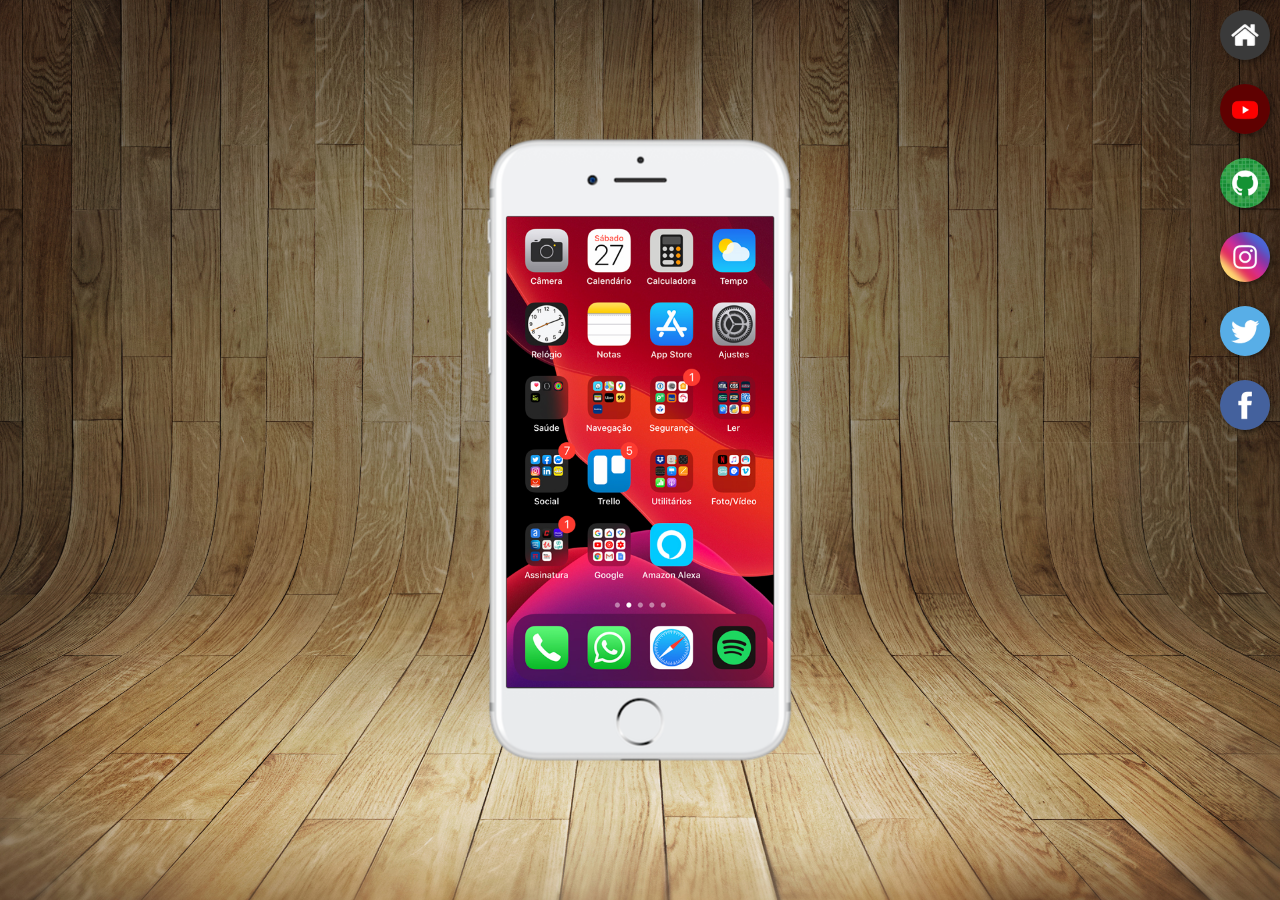
<file: index.html>
<!DOCTYPE html>
<html lang="pt-br">
<head>
    <meta charset="UTF-8">
    <meta name="viewport" content="width=device-width, initial-scale=1.0">
    <title>Projeto Redes Sociais</title>
    <link rel="shortcut icon" href="favicon.ico" type="image/x-icon">
    <link rel="stylesheet" href="estilos/style.css">
</head>
<body>

    <main>

        <section id="telefone">

            <iframe src="home.html" frameborder="0" name="tela" id="tela"></iframe>

        </section>


        <section id="redes-sociais">

            <a href="home.html" target="tela"><img src="imagens/logo-home.jpg" alt="home"></a>
            <a href="youtube.html" target="tela"><img src="imagens/logo-youtube.jpg" alt="youtube"></a>
            <a href="github.html" target="tela"><img src="imagens/logo-github.jpg" alt="github"></a>
            <a href="instagram.html" target="tela"><img src="imagens/logo-instagram.jpg" alt="instagram"></a>
            <a href="twitter.html" target="tela"><img src="imagens/logo-twitter.jpg" alt="twitter"></a>
            <a href="facebook.html" target="tela"><img src="imagens/logo-facebook.jpg" alt="facebook"></a>

        </section>


    </main>
    
</body>
</html>
</file>
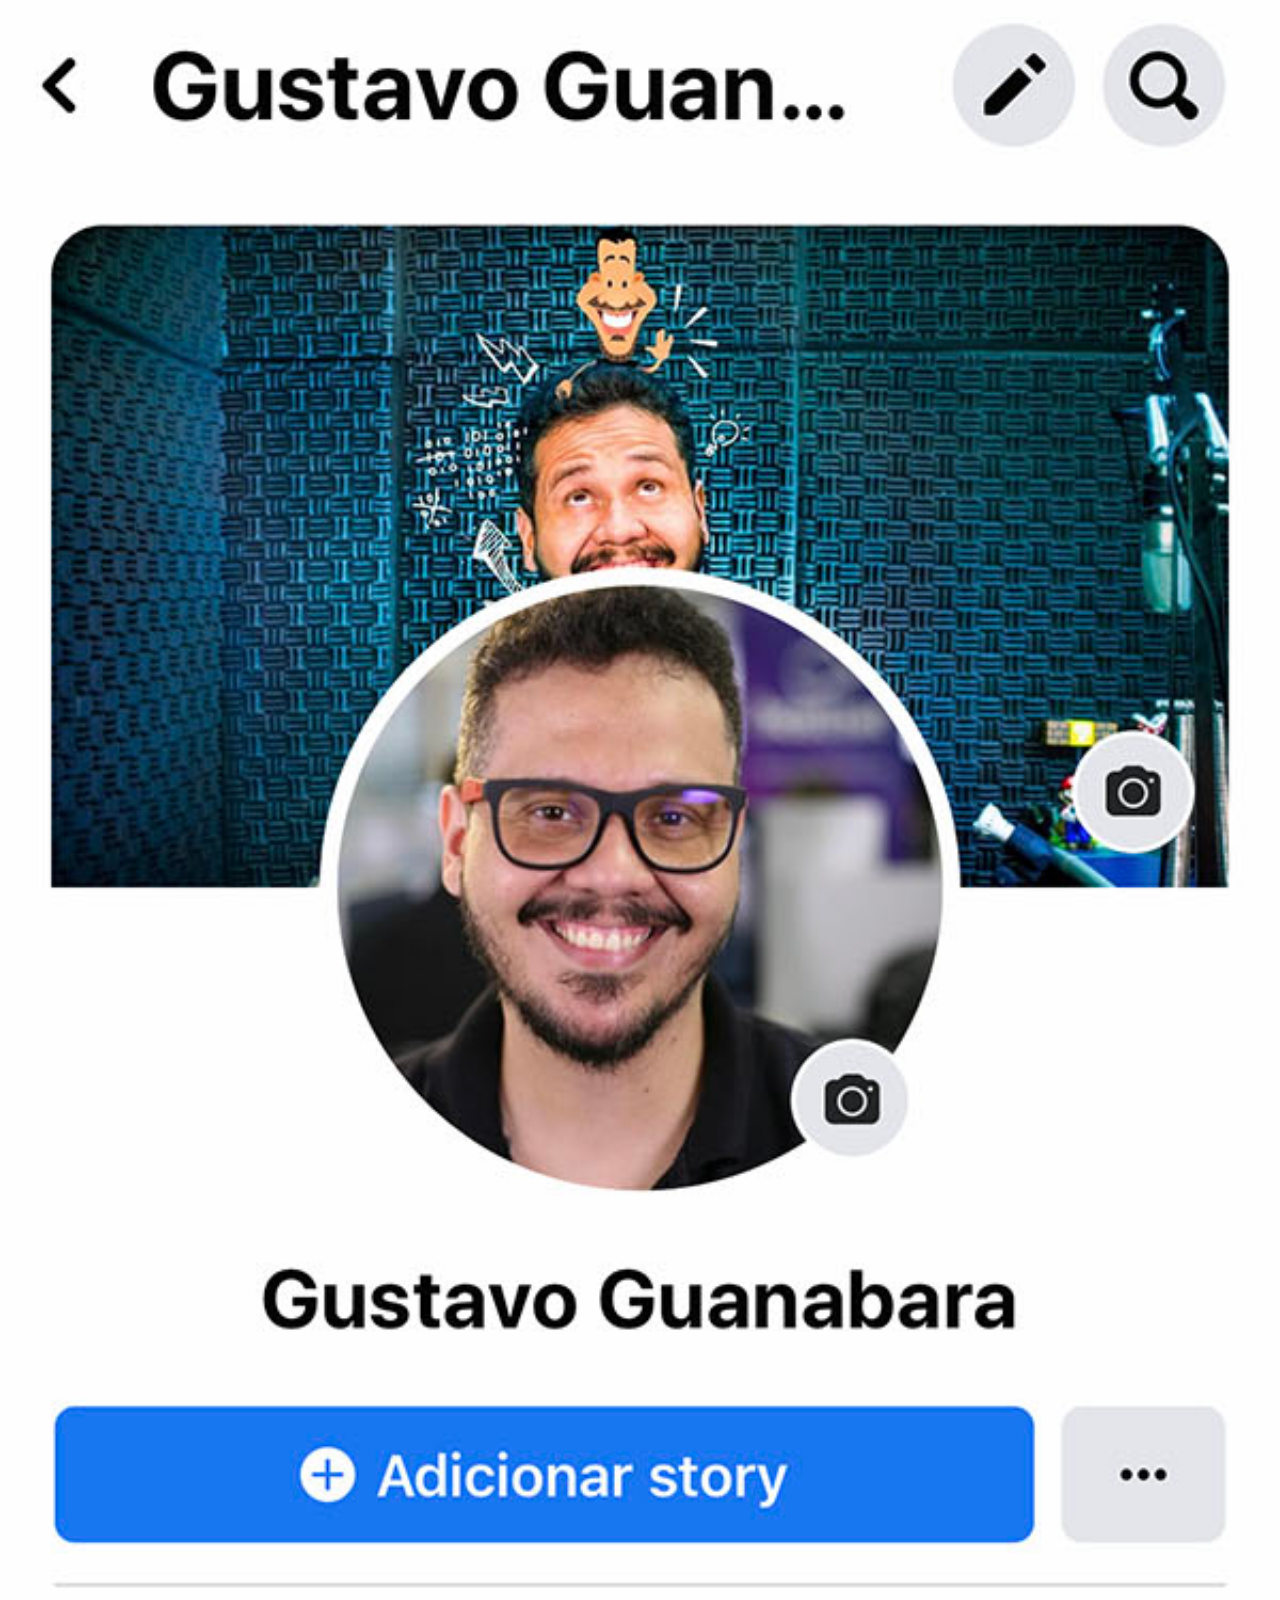
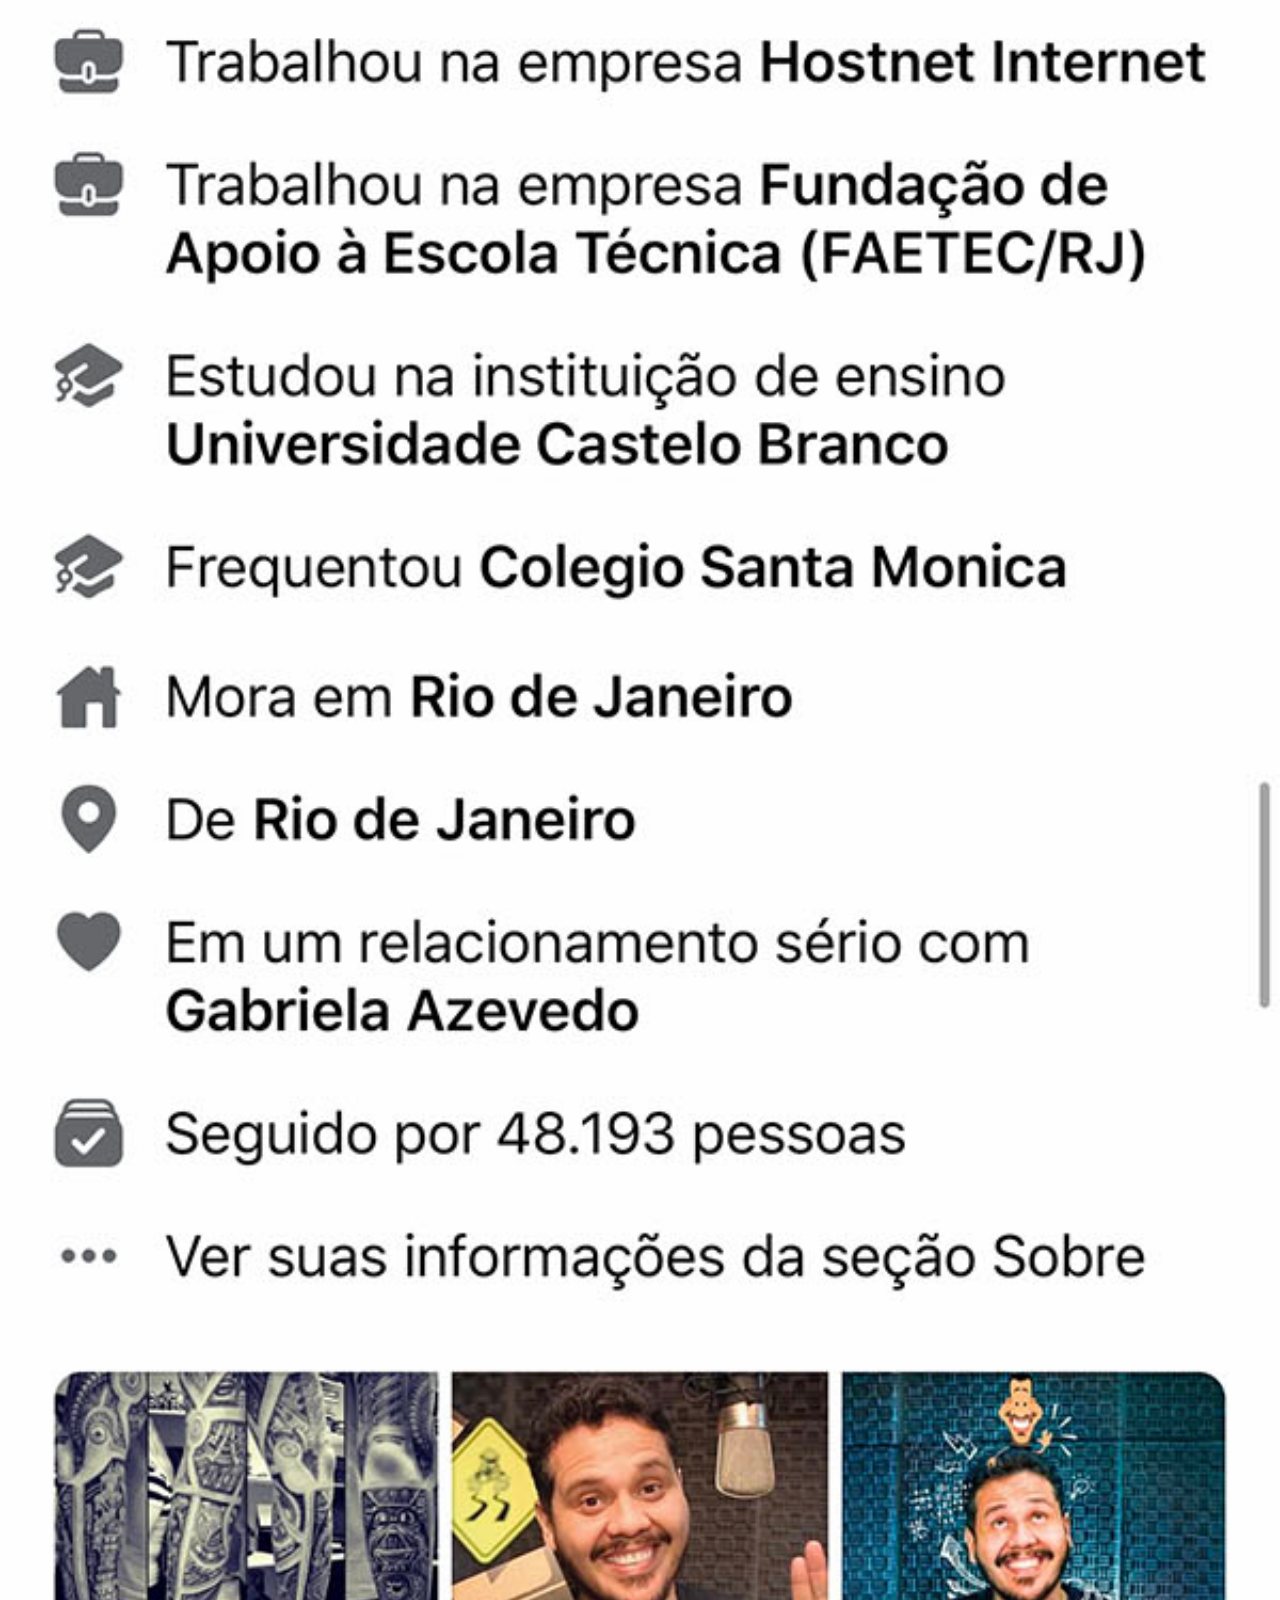
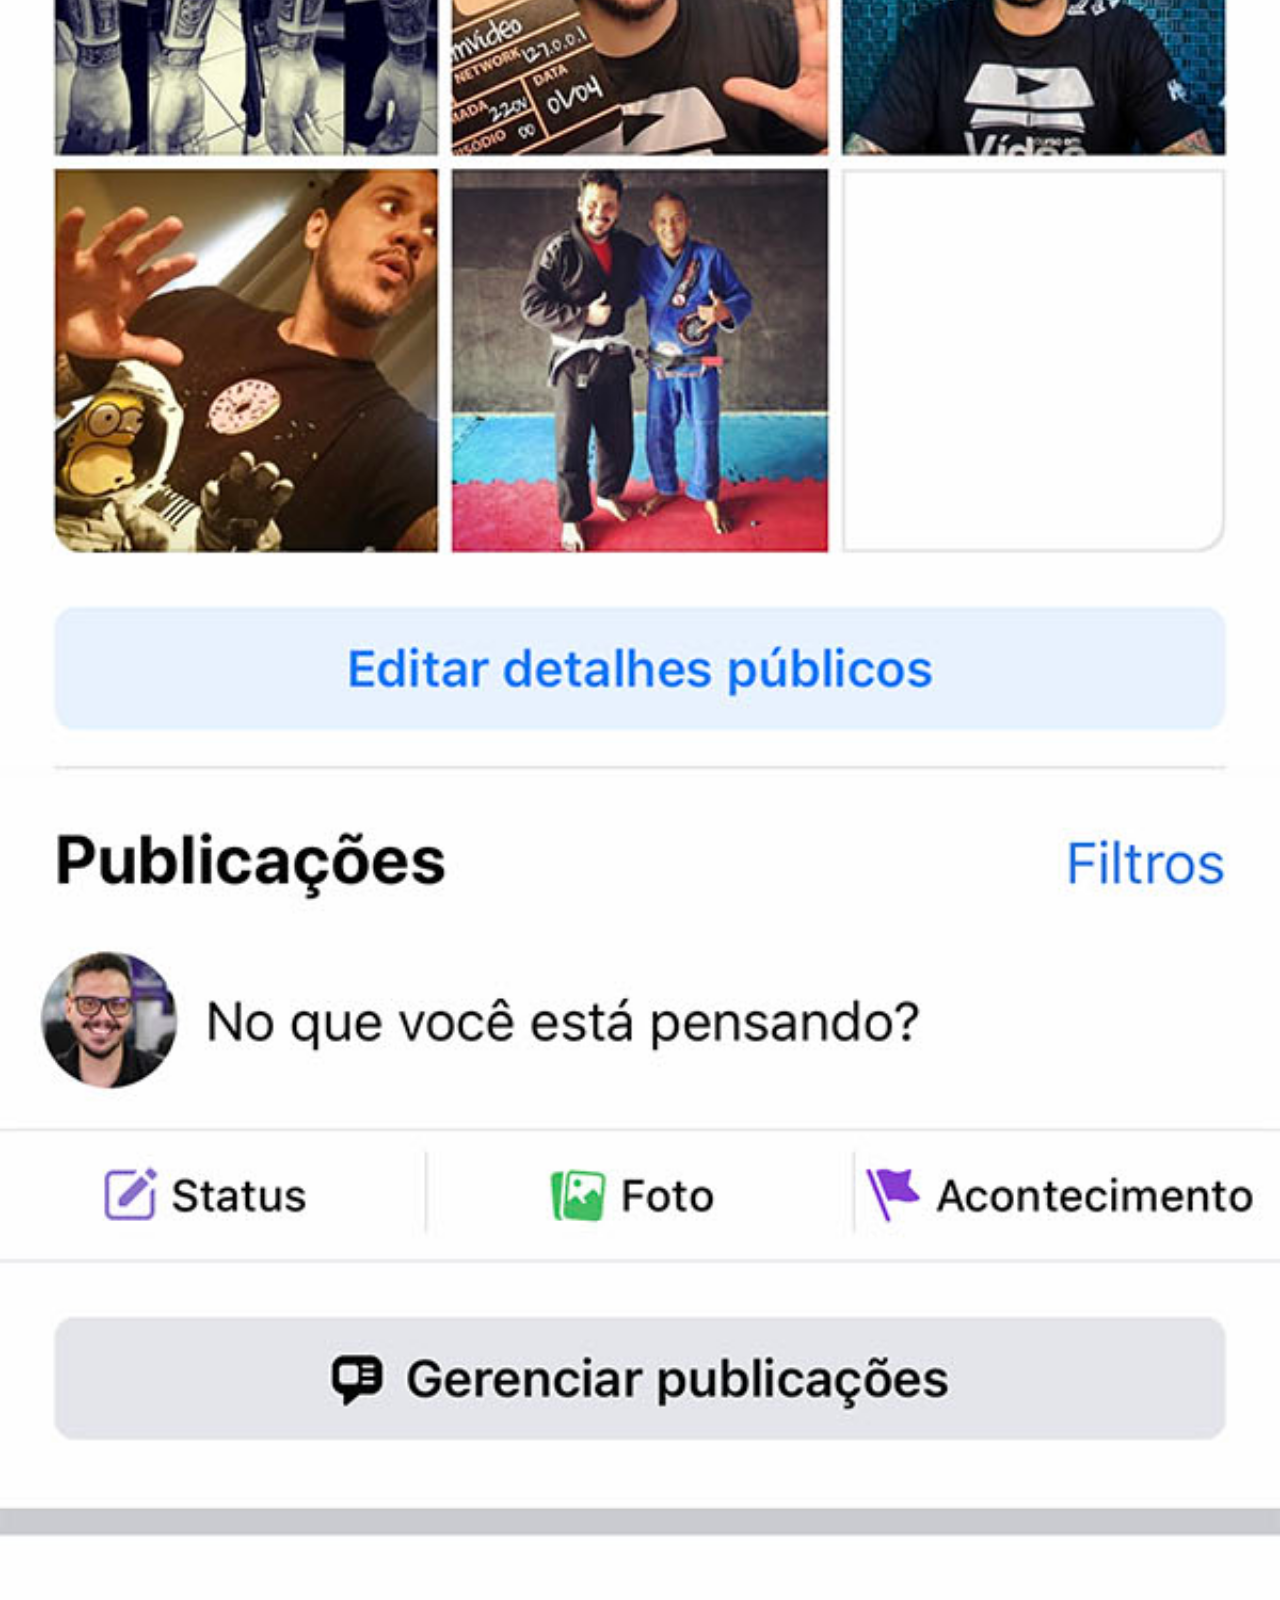
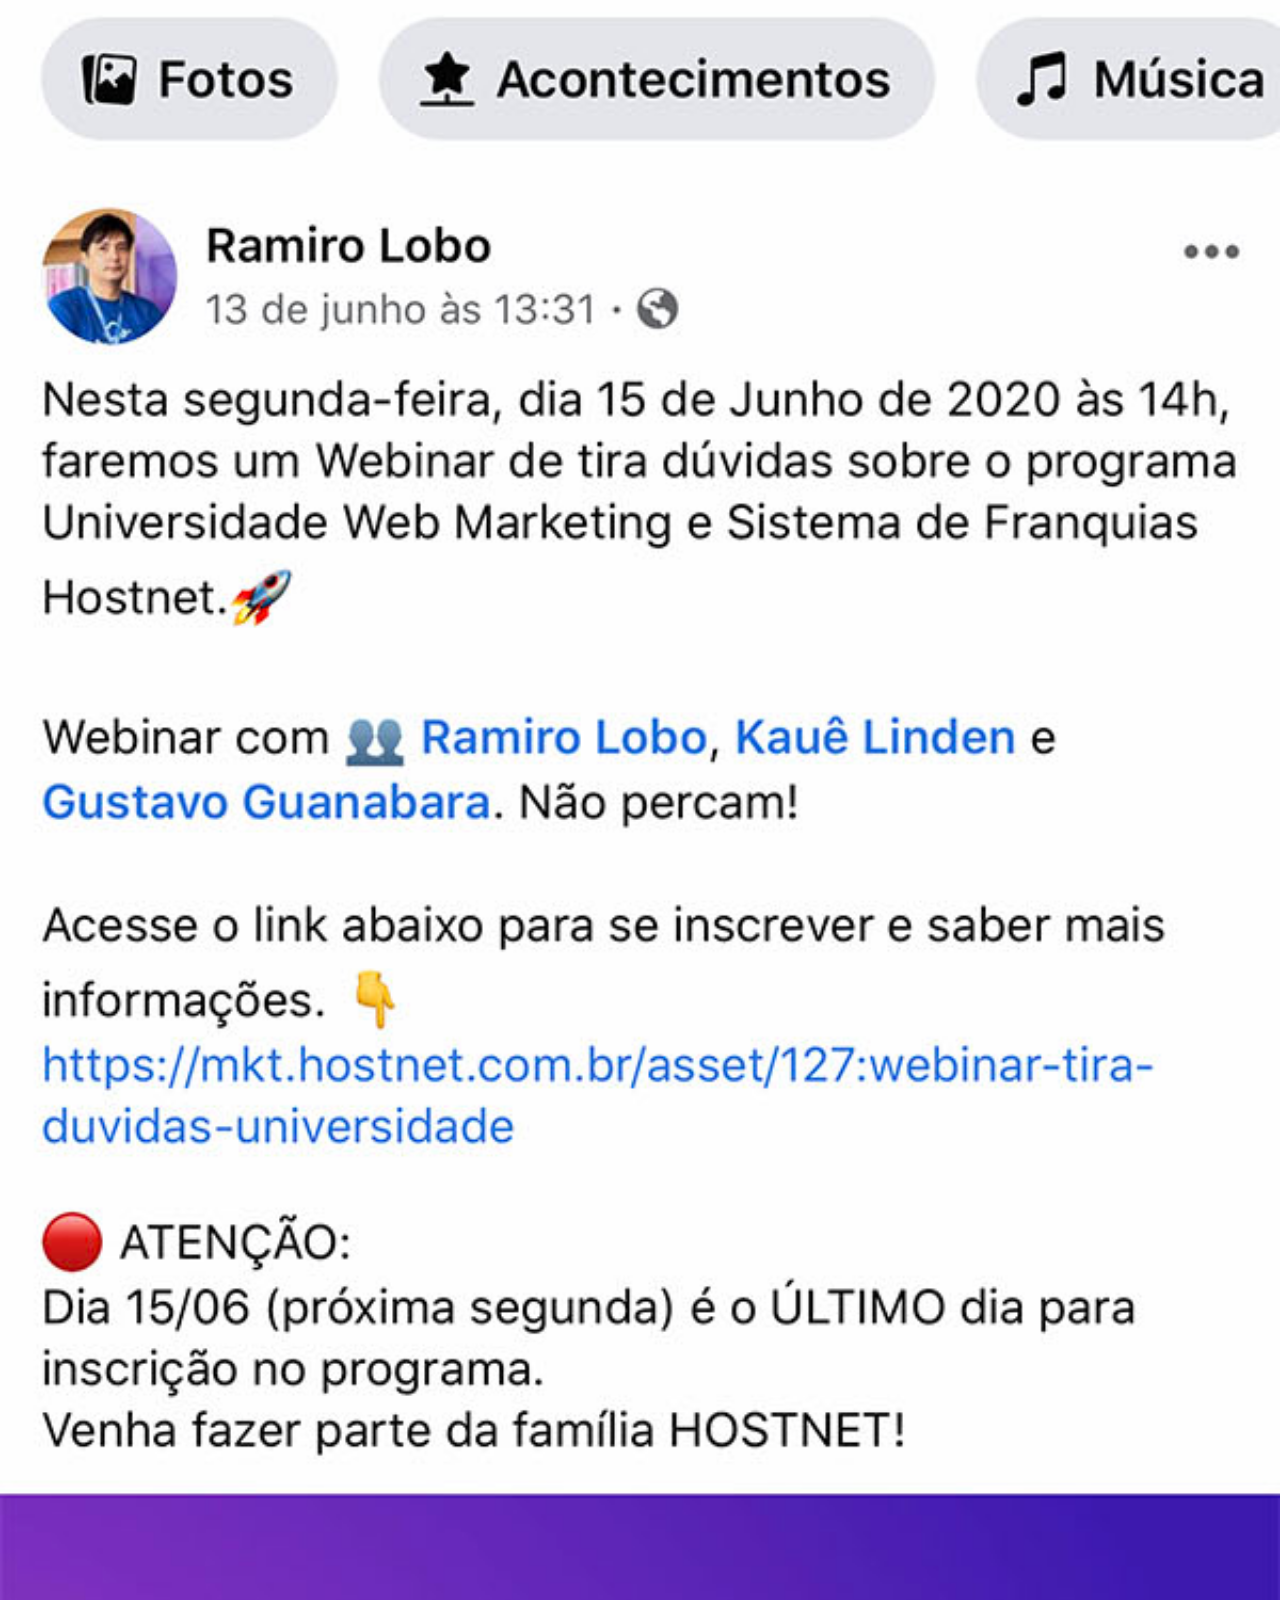
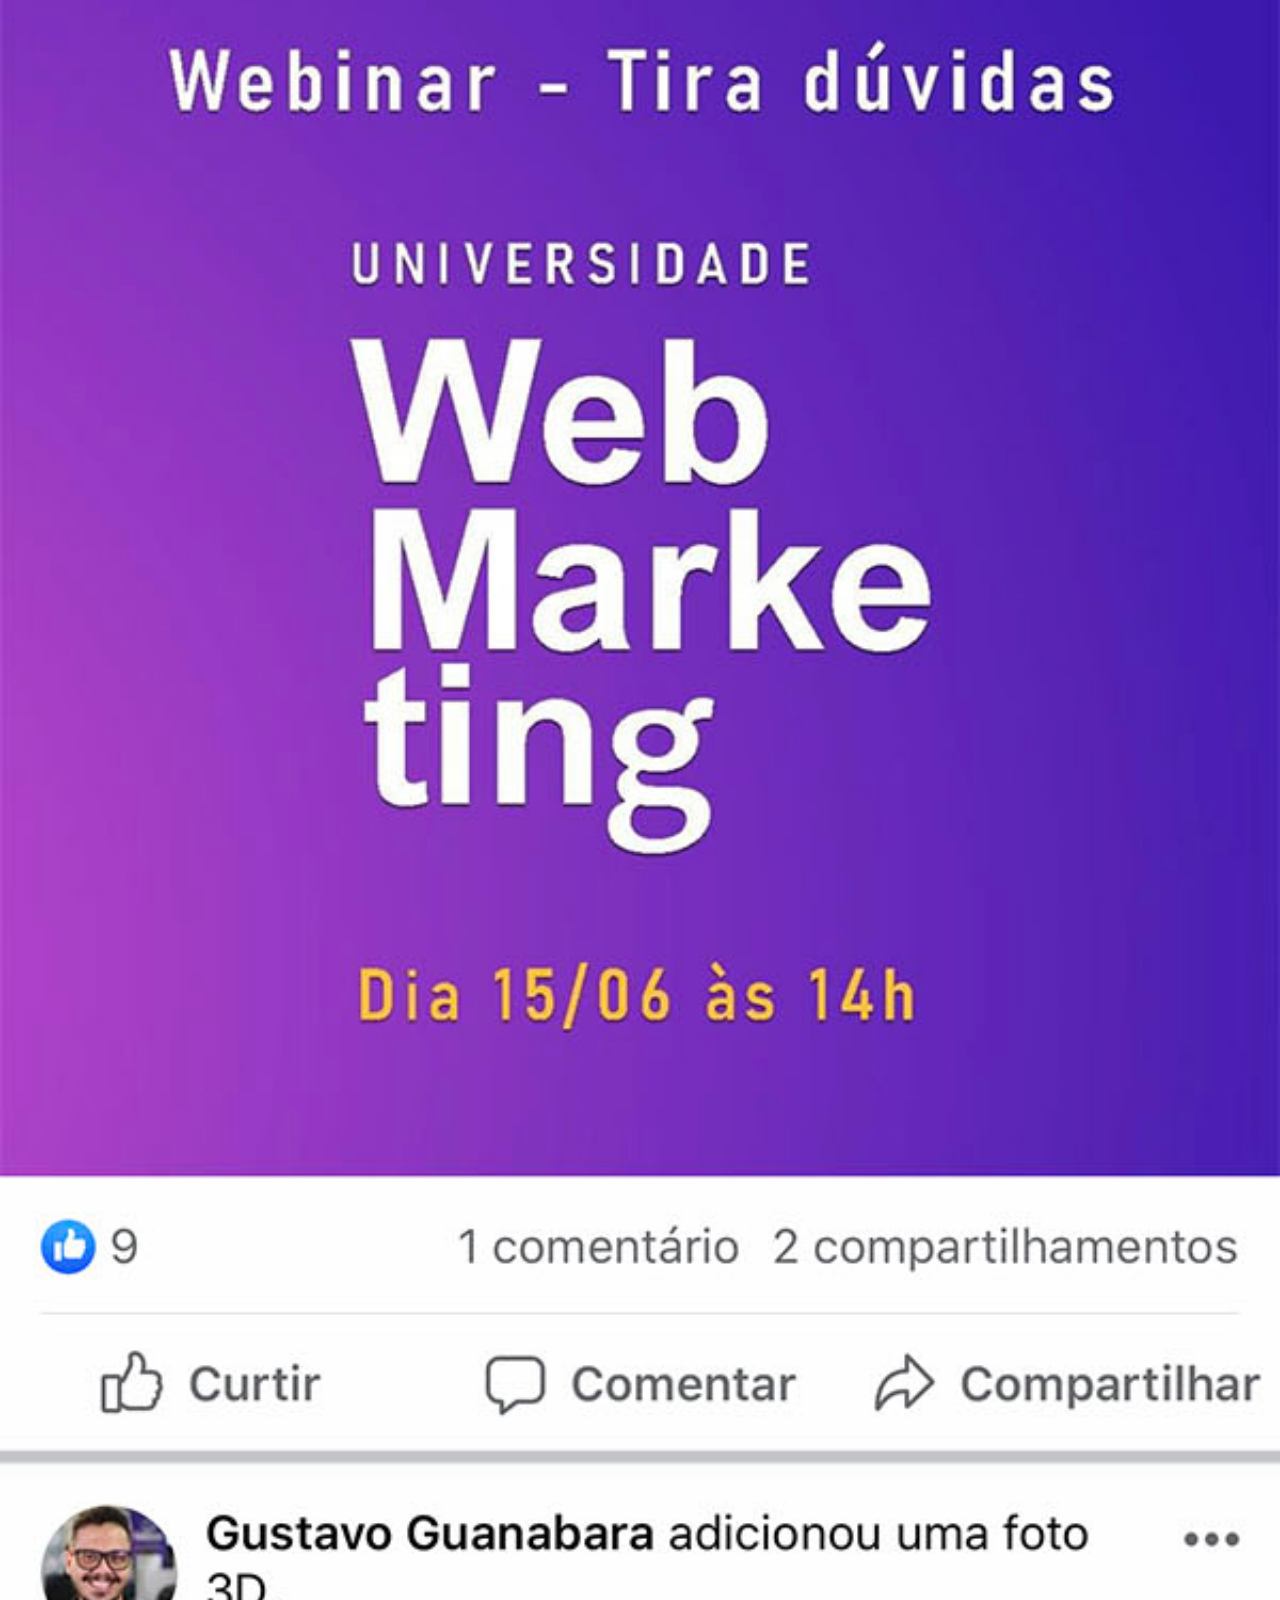
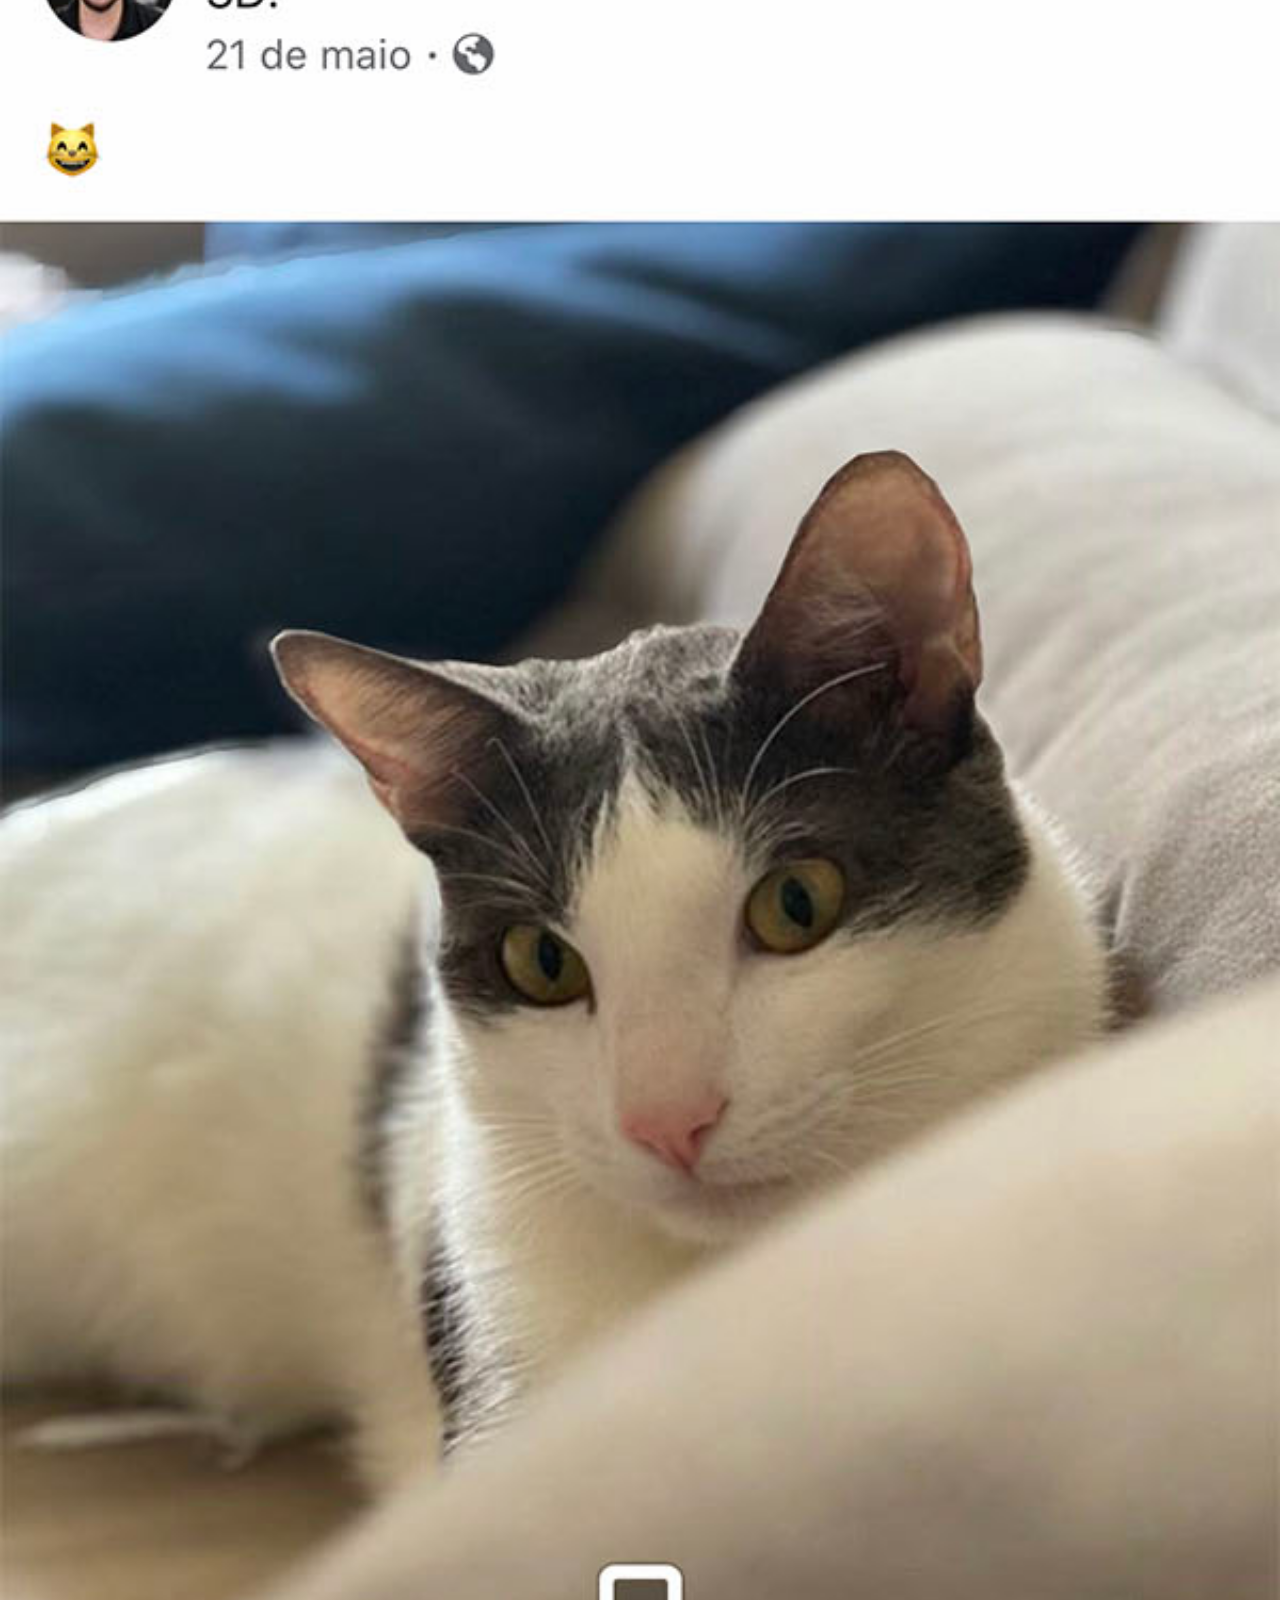
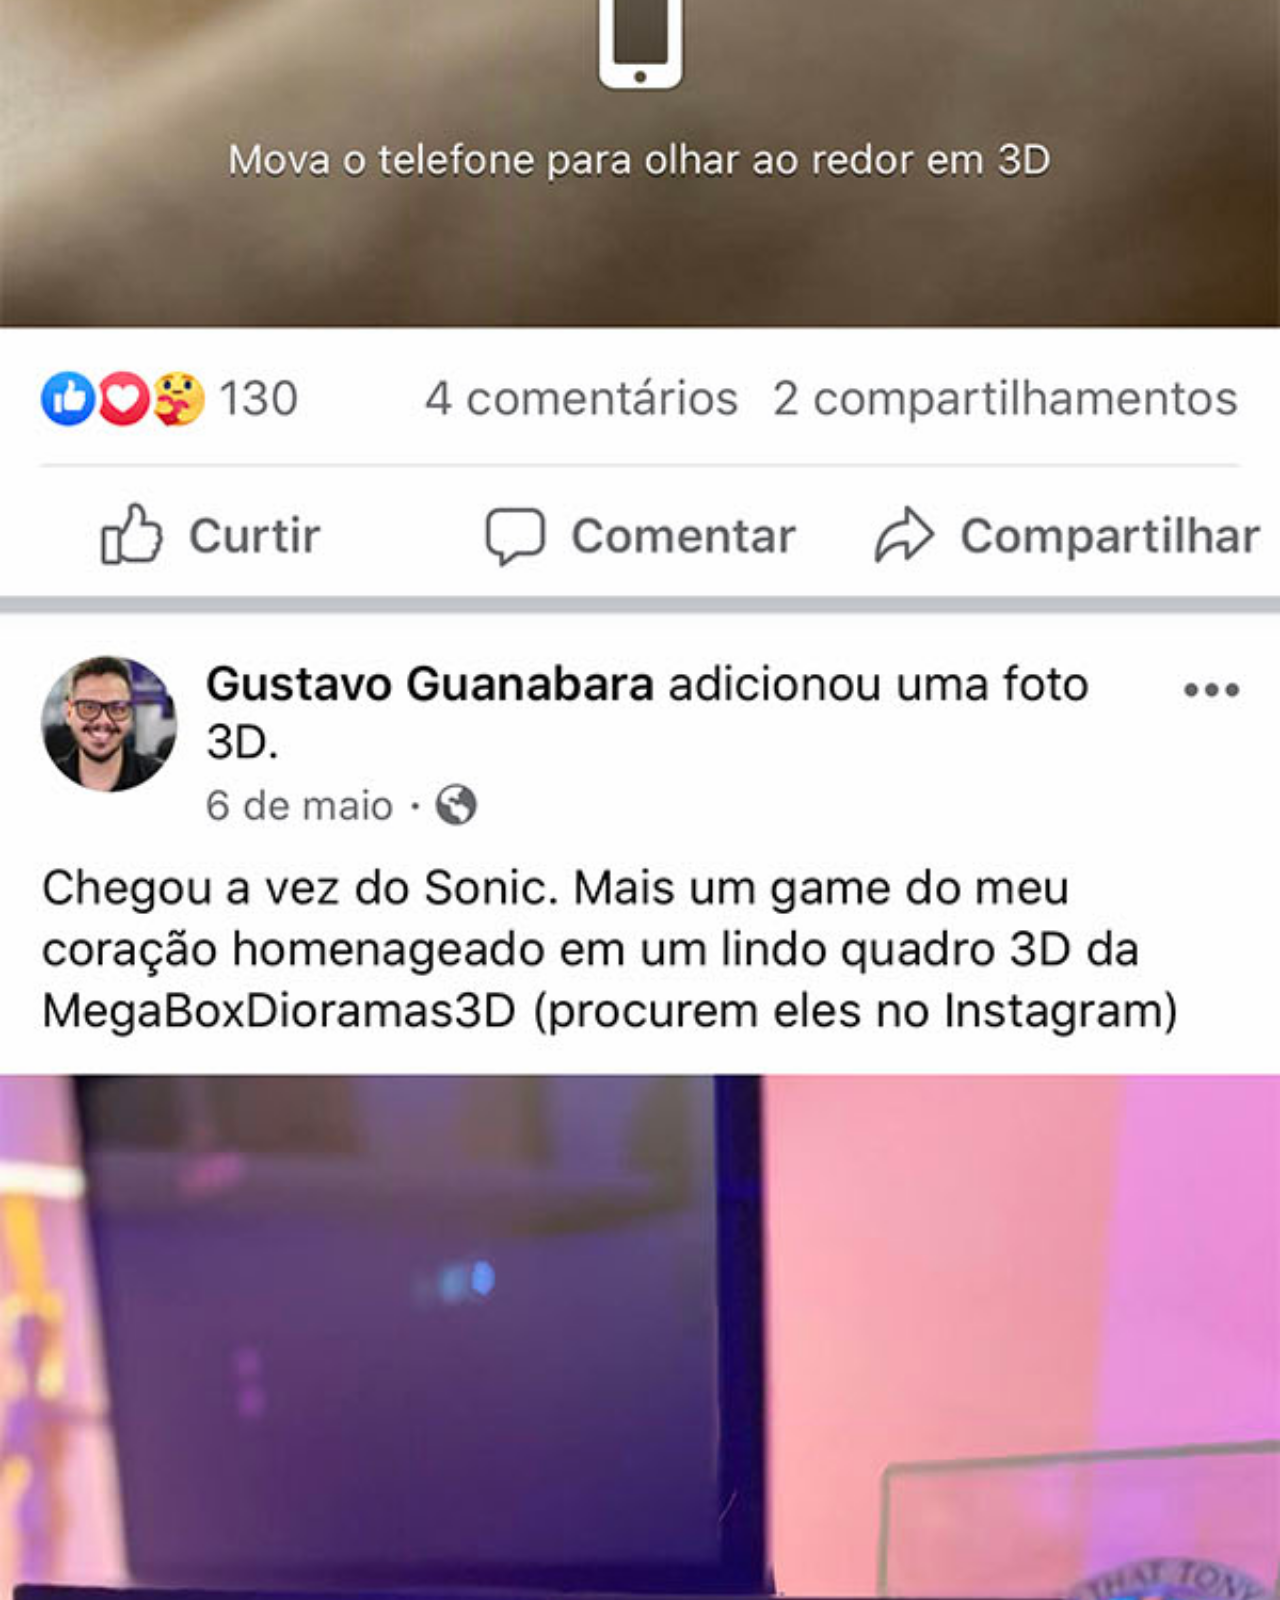
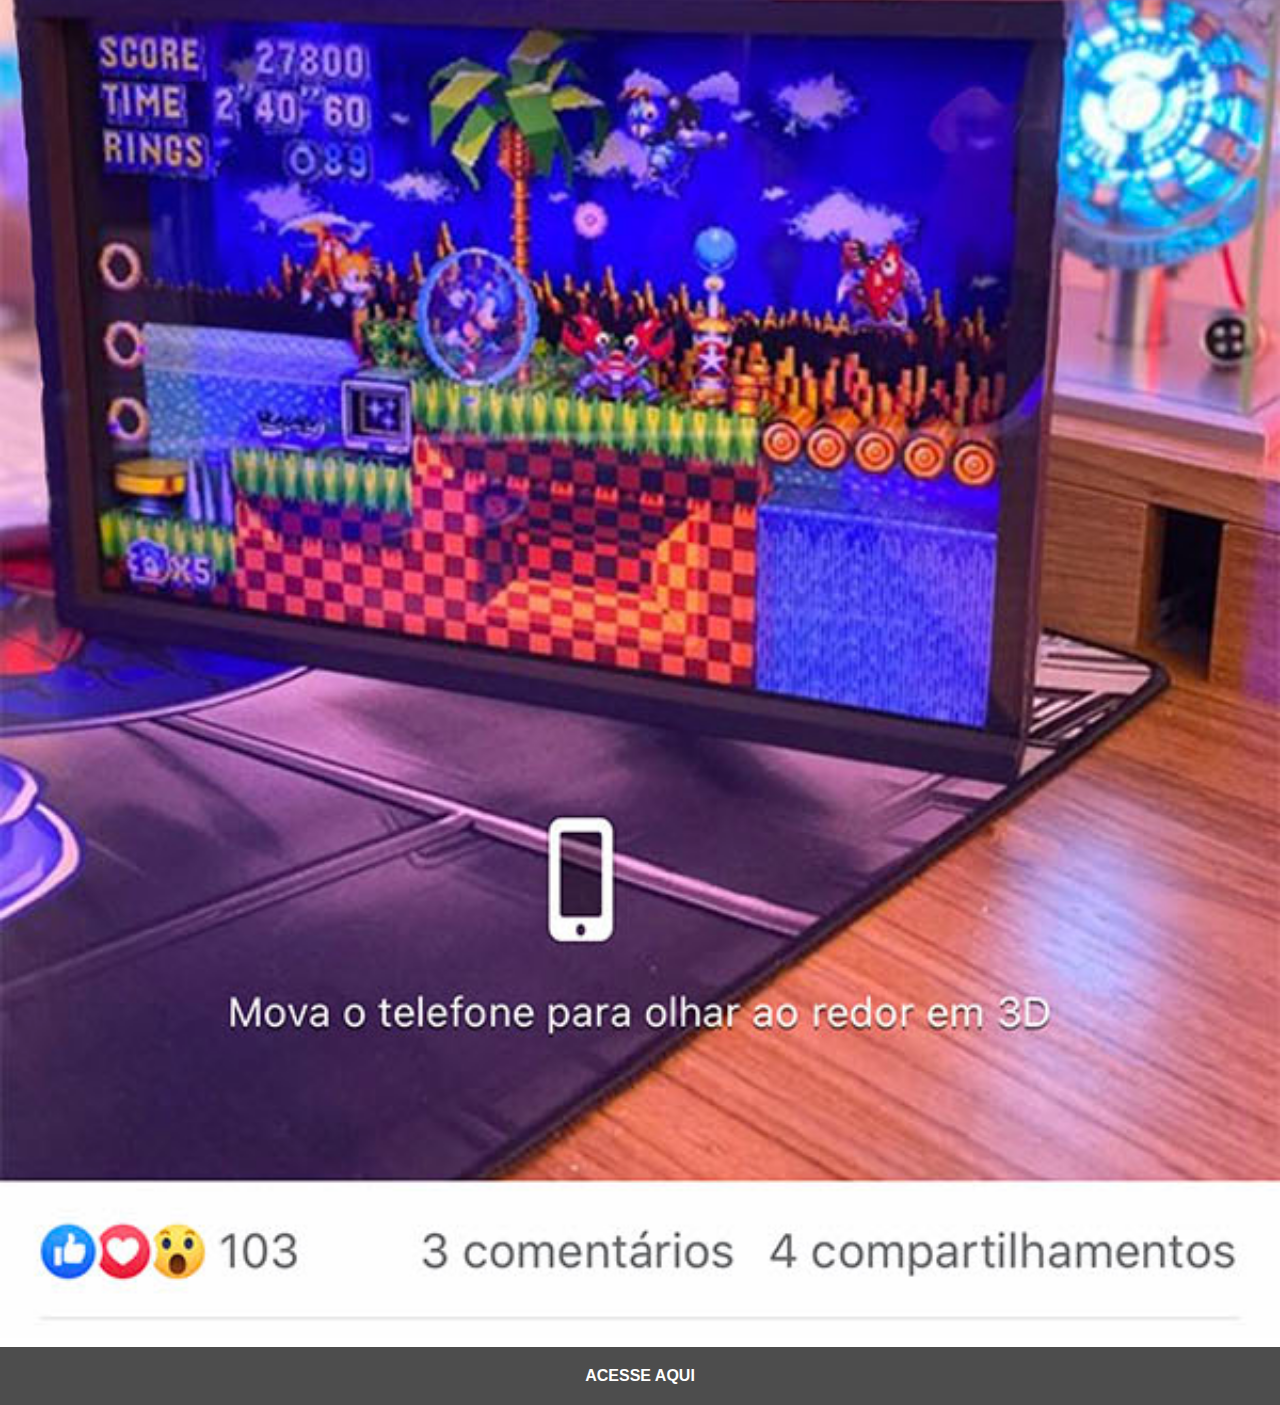
<file: facebook.html>
<!DOCTYPE html>
<html lang="pt-br">
<head>
    <meta charset="UTF-8">
    <meta name="viewport" content="width=device-width, initial-scale=1.0">
    <title>Facebook</title>
    <link rel="stylesheet" href="estilos/social.css">
</head>
<body>

    <img src="imagens/tela-facebook.jpg" alt="facebook">
    <a href="https://www.facebook.com">ACESSE AQUI</a>
    
</body>
</html>
</file>
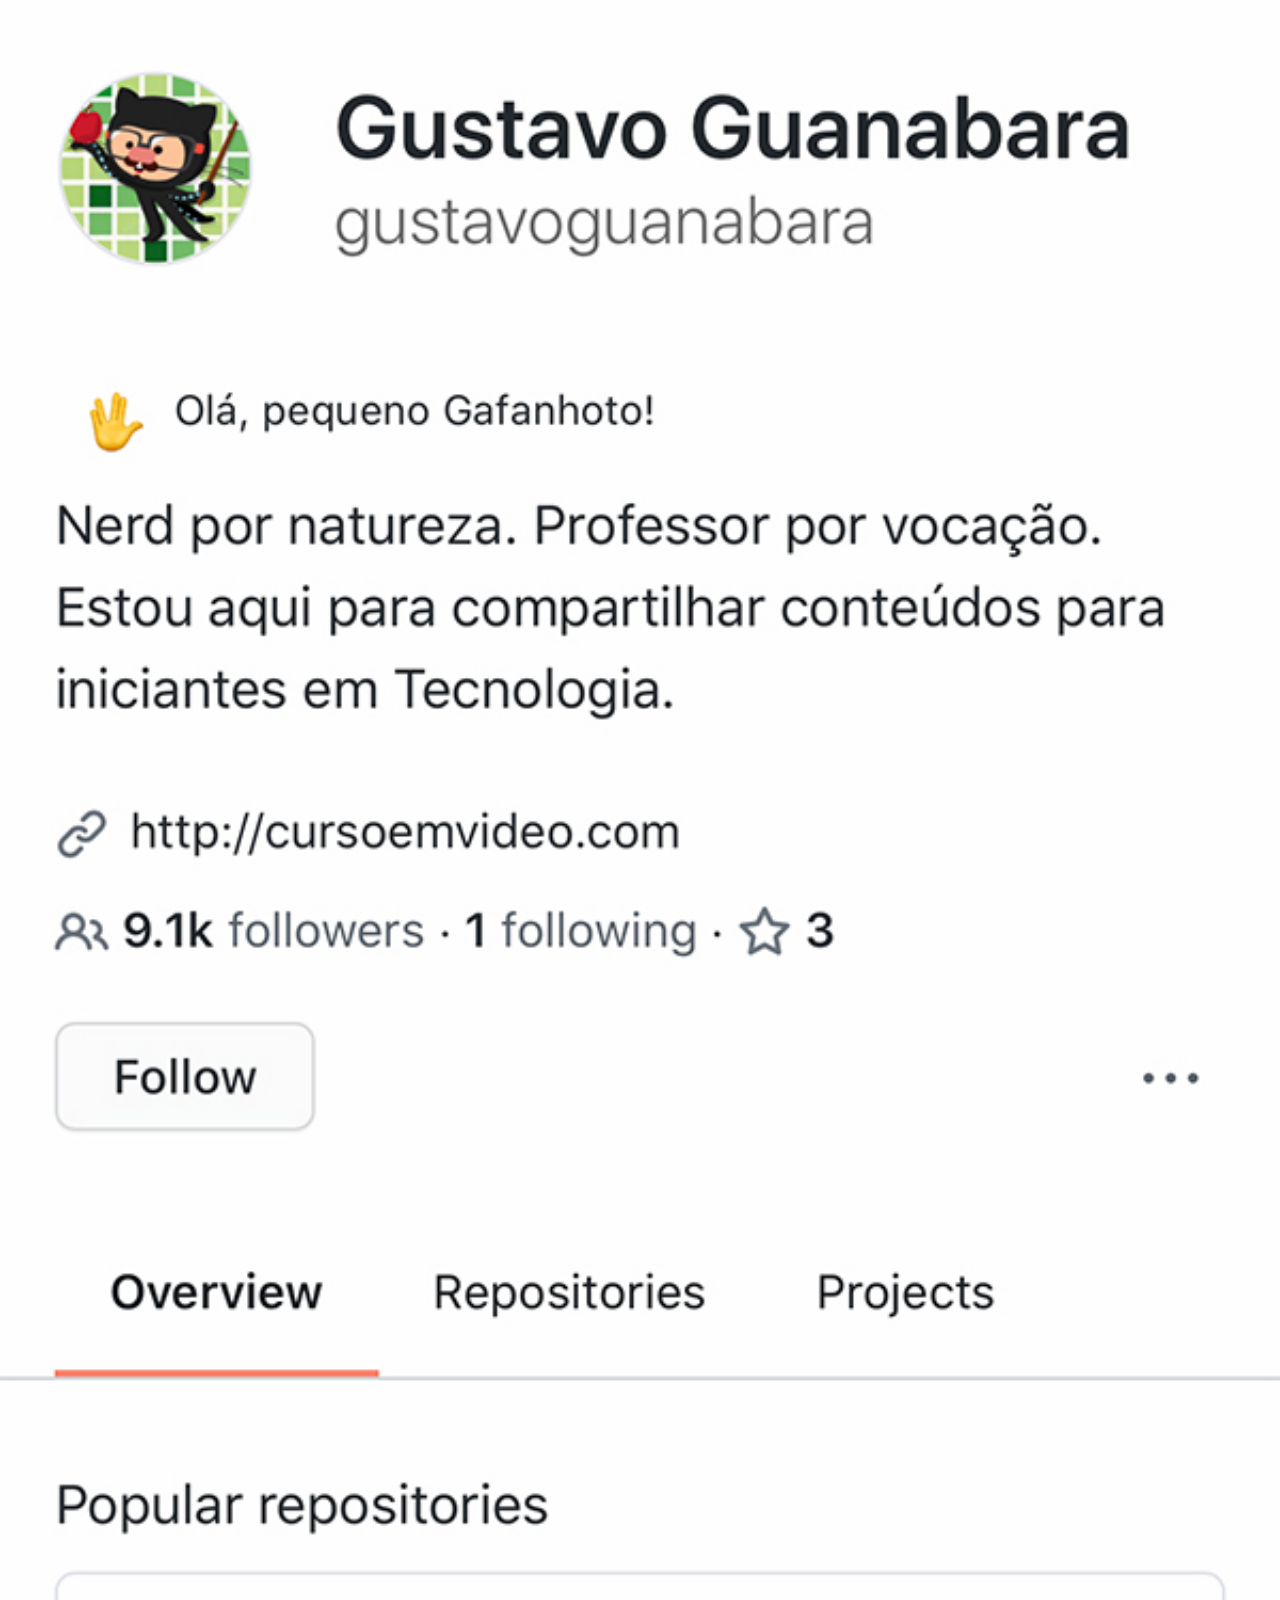
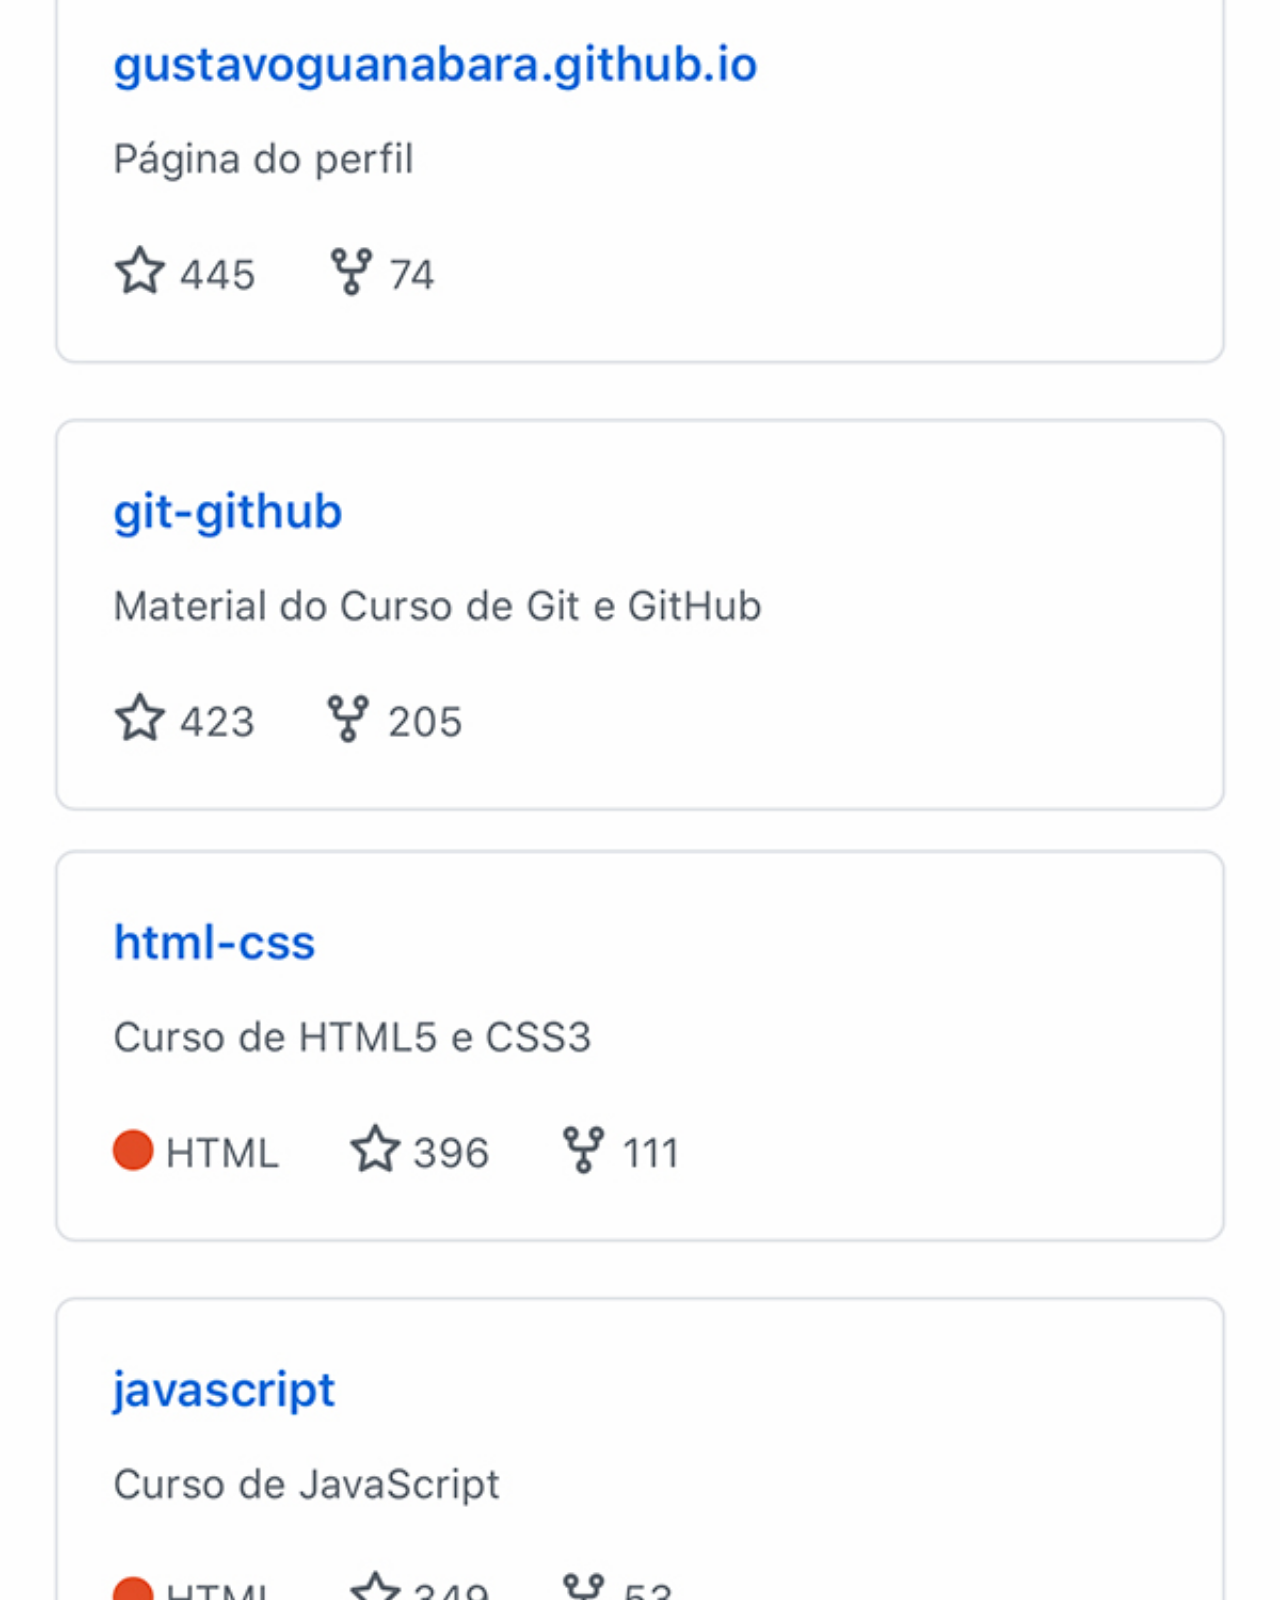
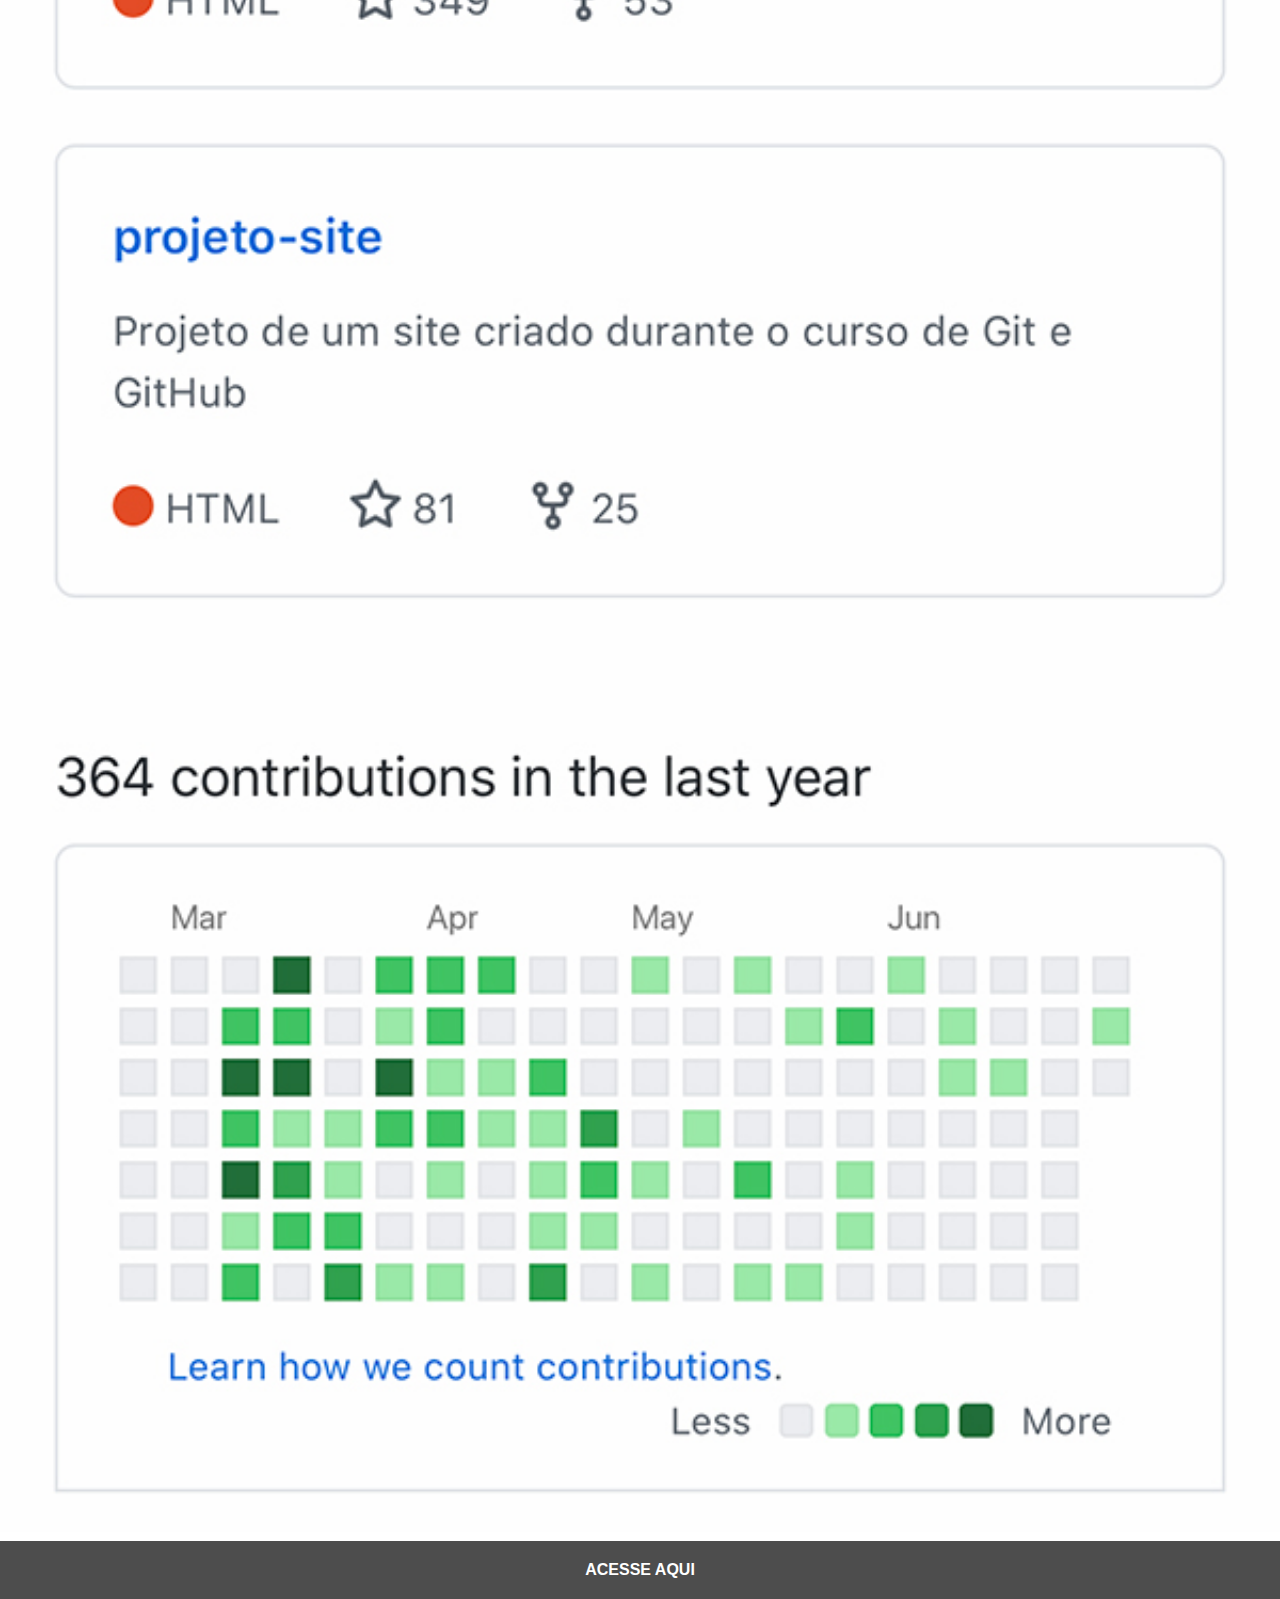
<file: github.html>
<!DOCTYPE html>
<html lang="pt-br">
<head>
    <meta charset="UTF-8">
    <meta name="viewport" content="width=device-width, initial-scale=1.0">
    <title>GitHub</title>
    <link rel="stylesheet" href="estilos/social.css">
</head>
<body>

    <img src="imagens/tela-github.jpg" alt="github">
    <a href="https://www.github.com/barbaraportes" target="_blank">ACESSE AQUI</a>
    
</body>
</html>
</file>
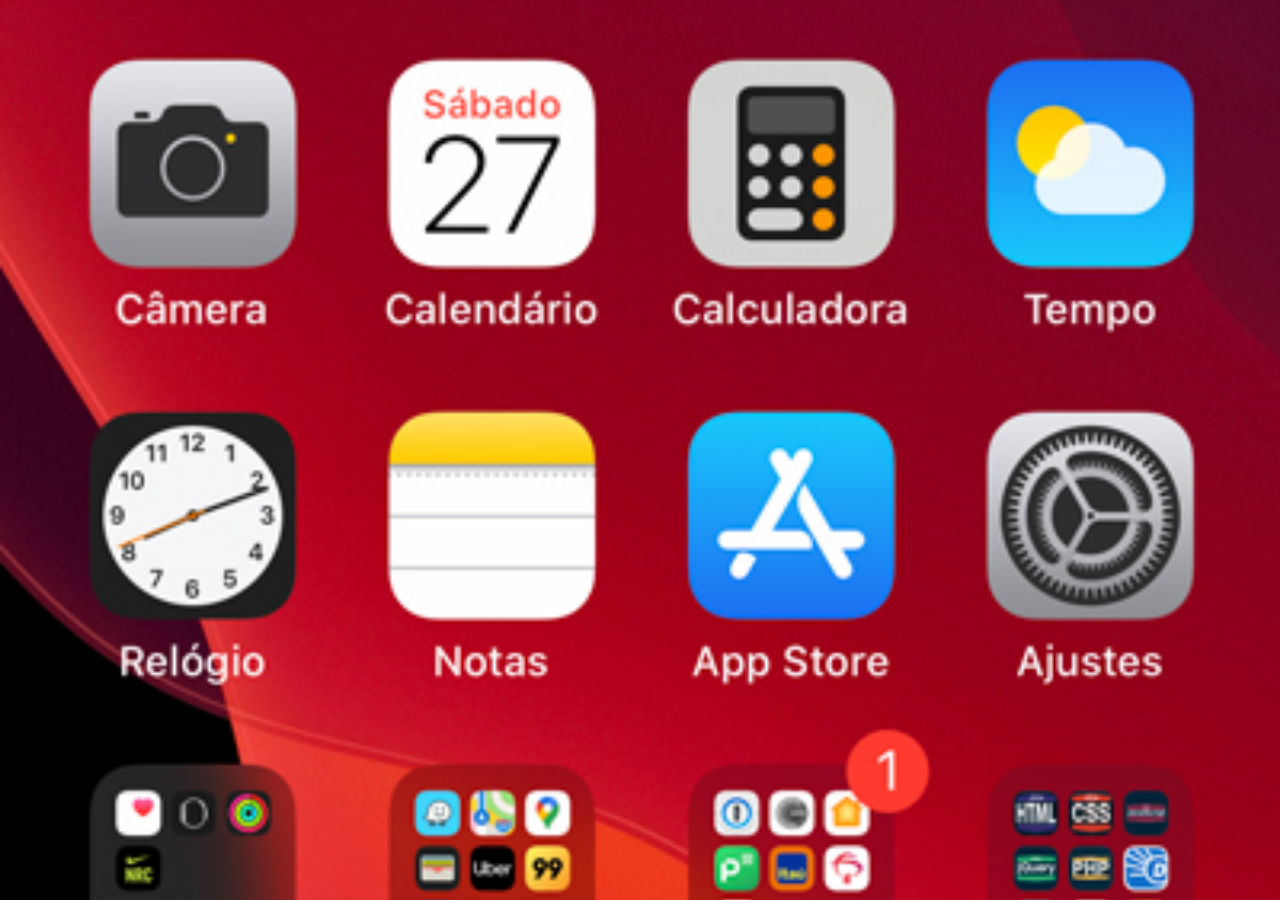
<file: home.html>
<!DOCTYPE html>
<html lang="pt-br">
<head>
    <meta charset="UTF-8">
    <meta name="viewport" content="width=device-width, initial-scale=1.0">
    <title>Home</title>
</head>
<body>

    <style>
        * {
            margin: 0;
            padding: 0;
        }

        body {
            width: 100vw;
            height: 100vh;
            background: black url('imagens/tela-home.jpg') no-repeat top center;
            background-size: cover;
        }


    </style>
    
</body>
</html>
</file>
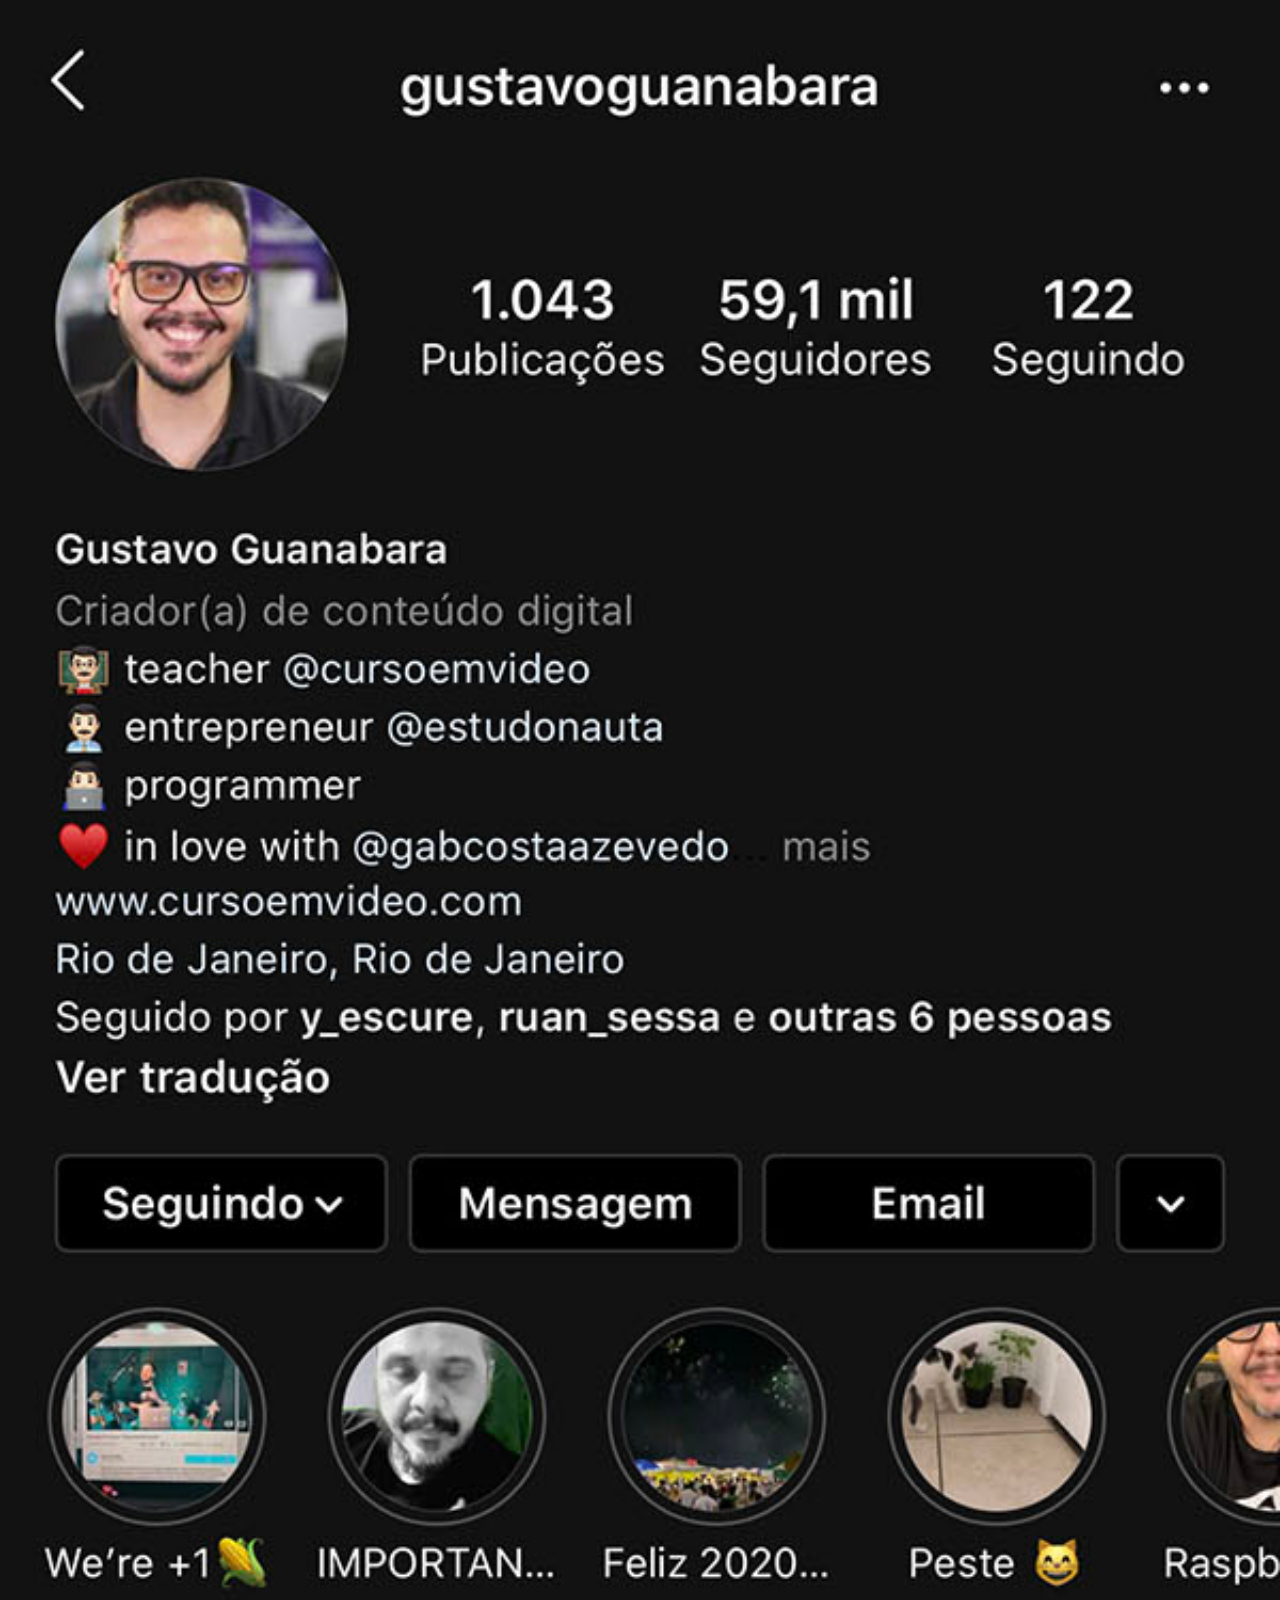
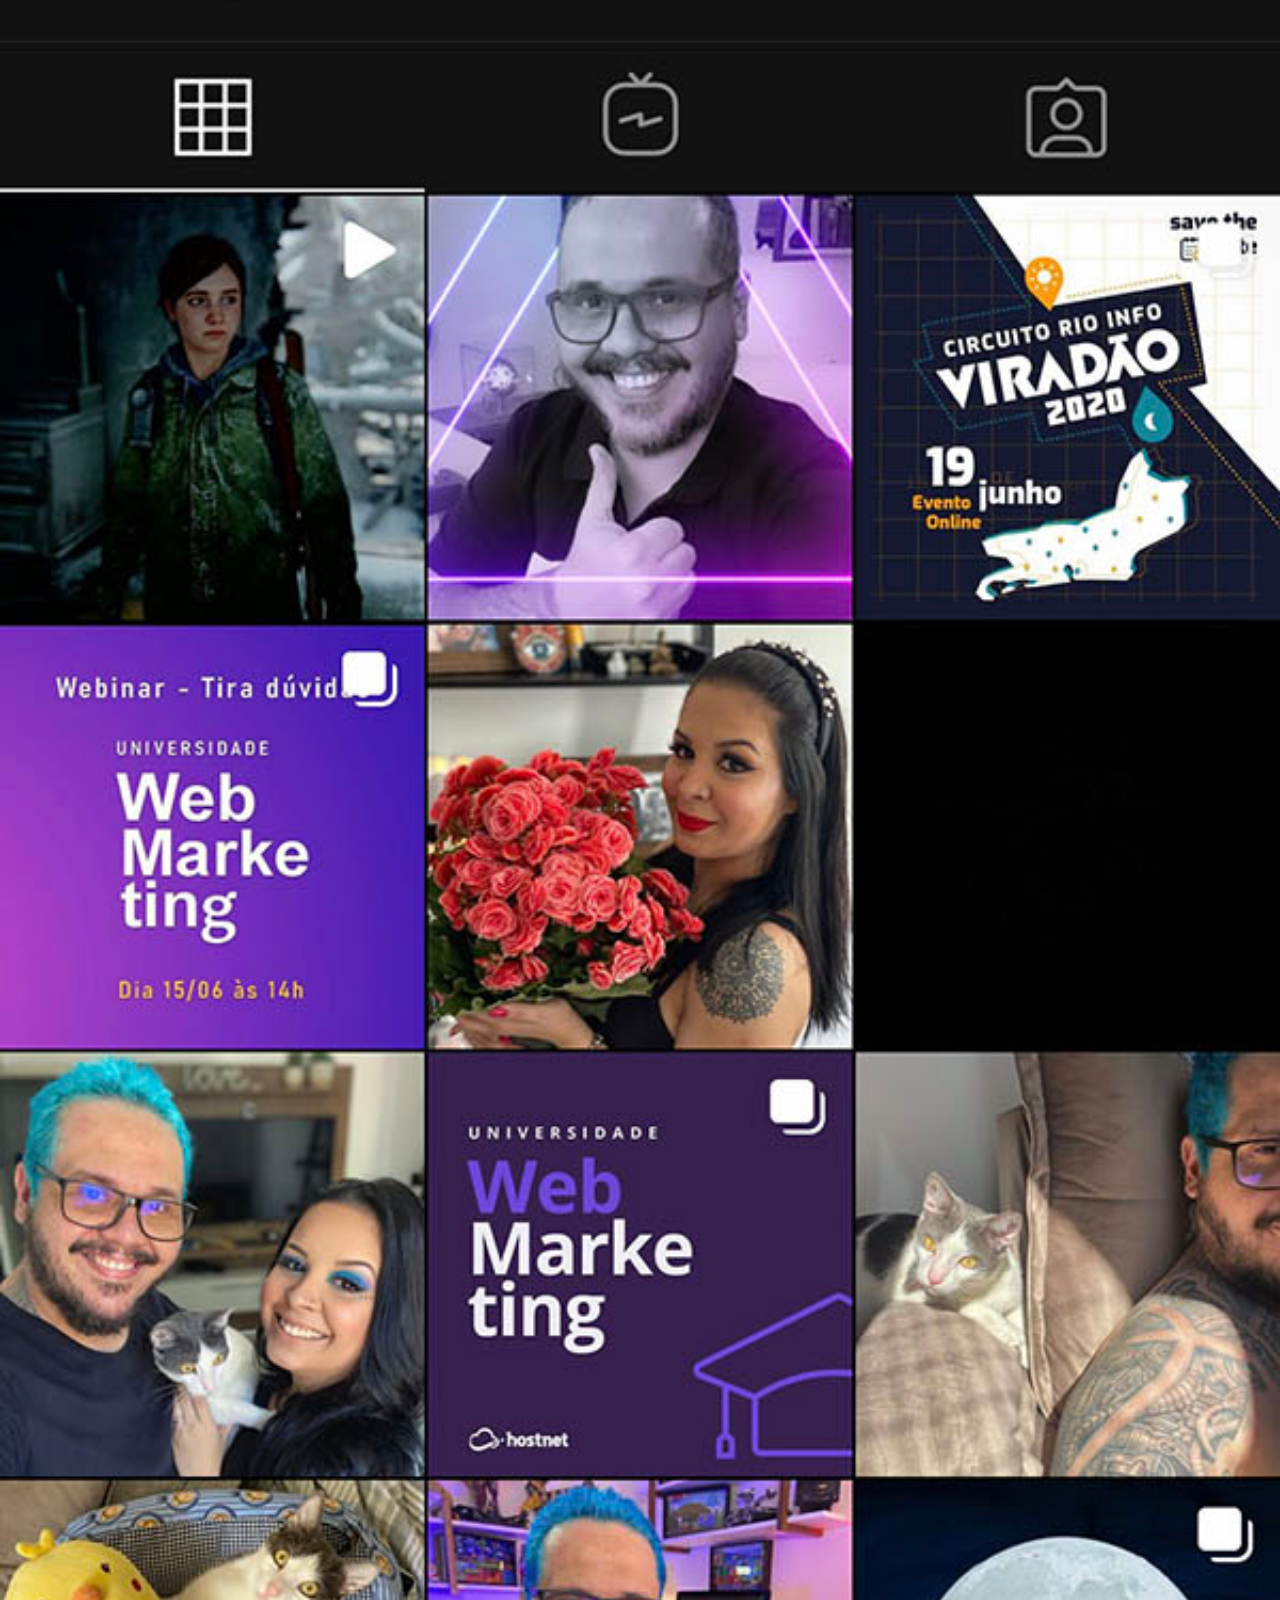
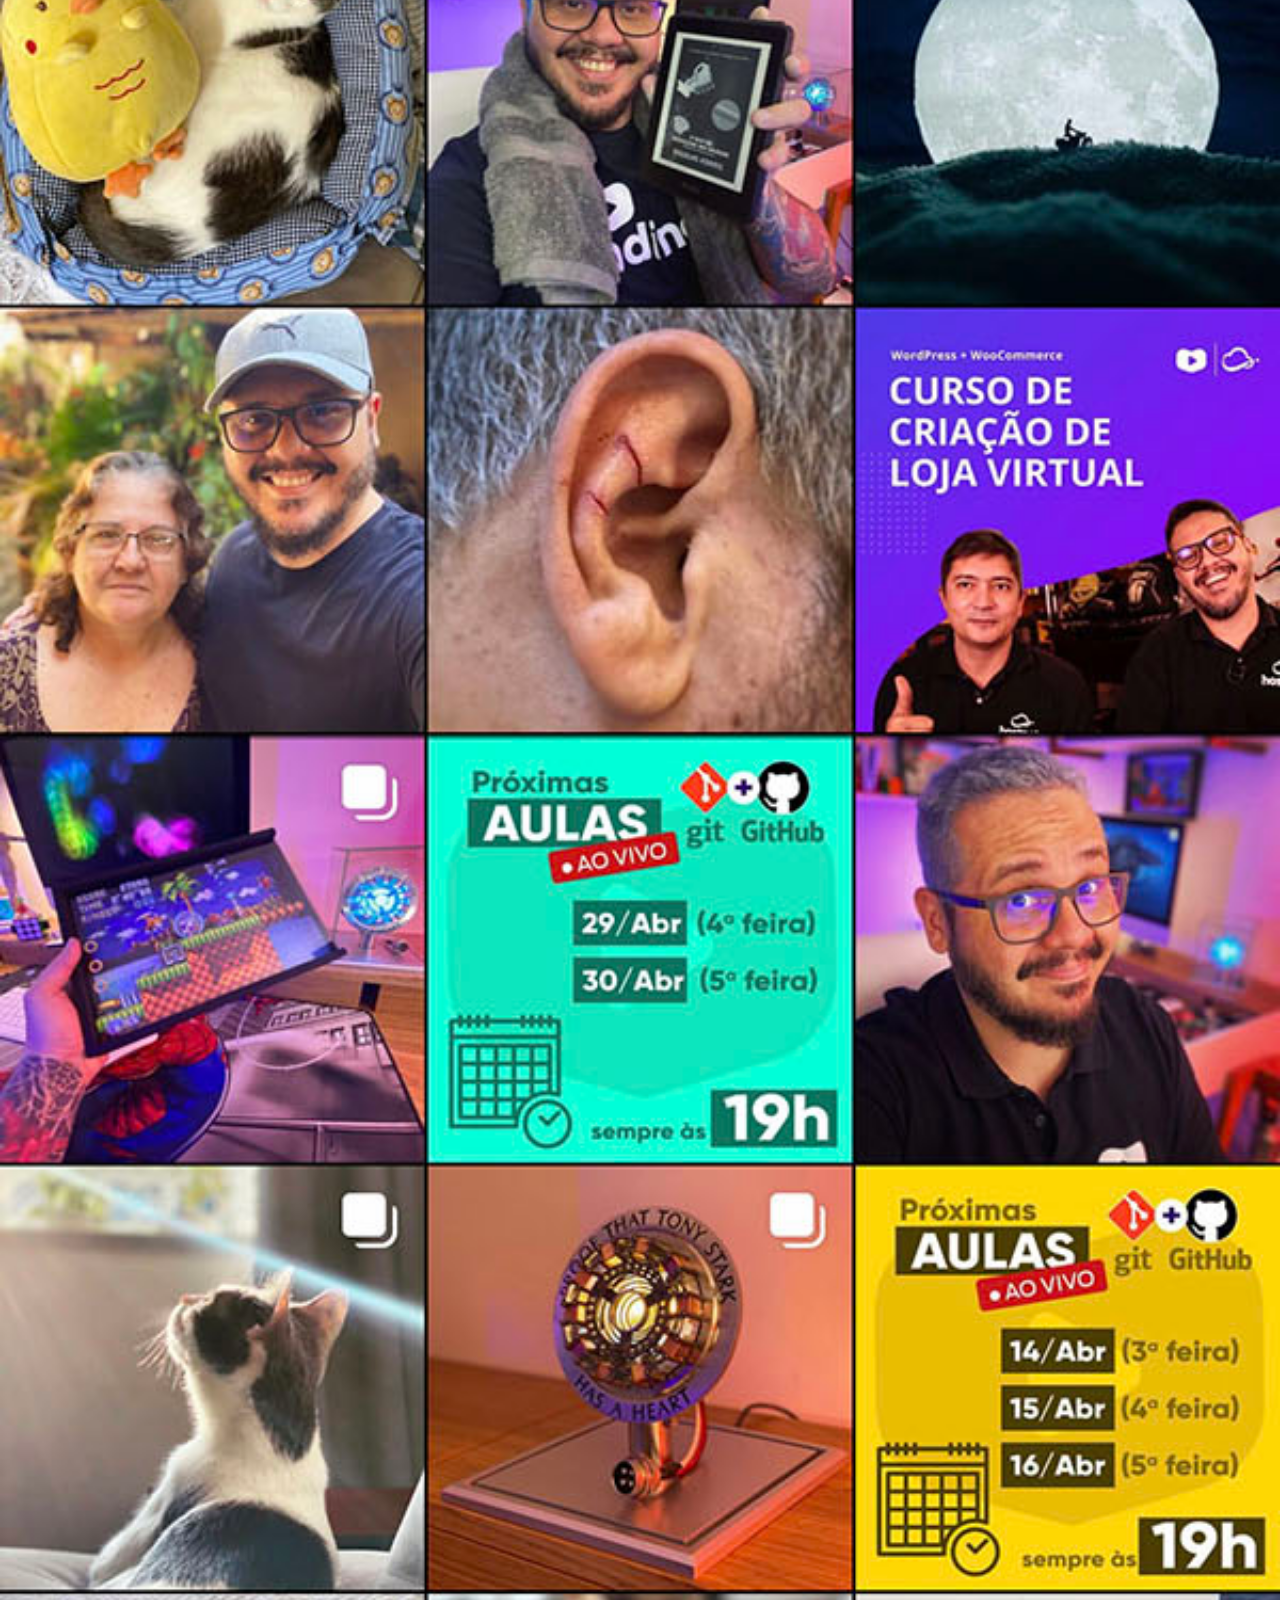
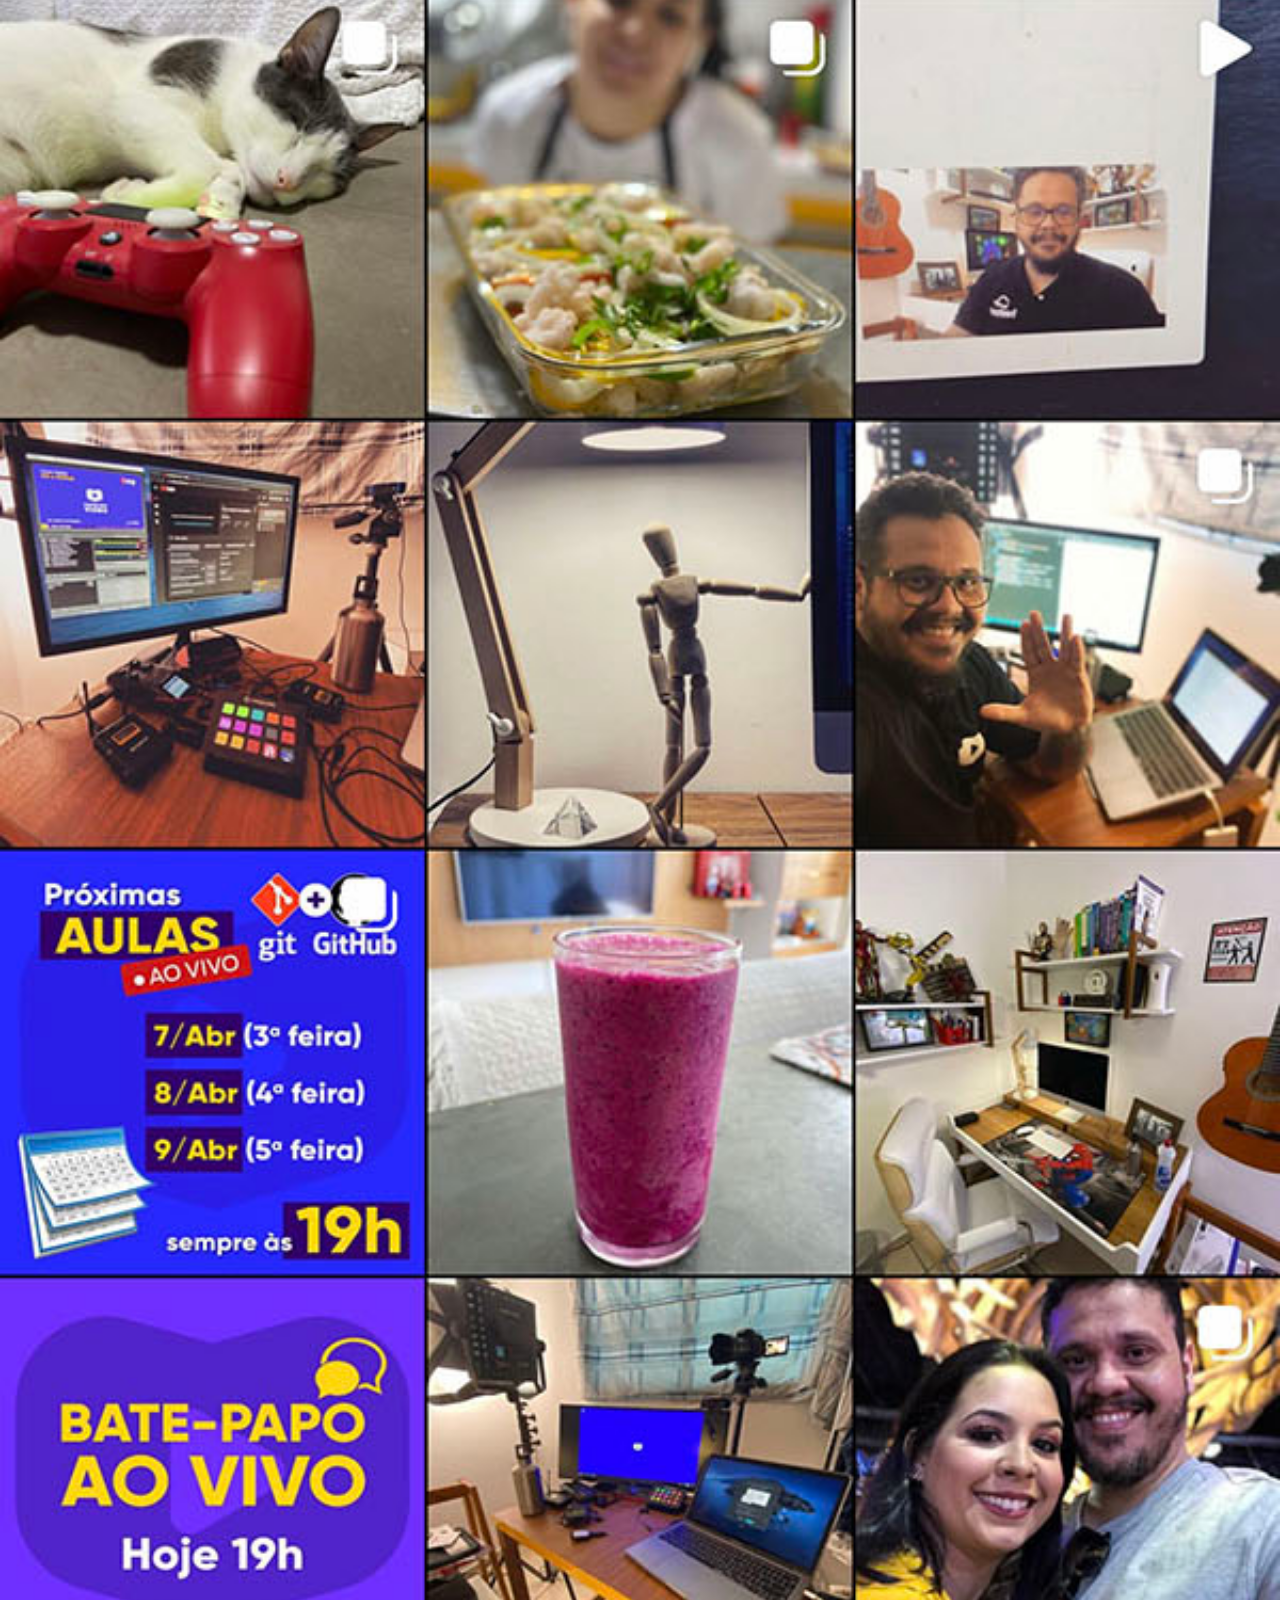
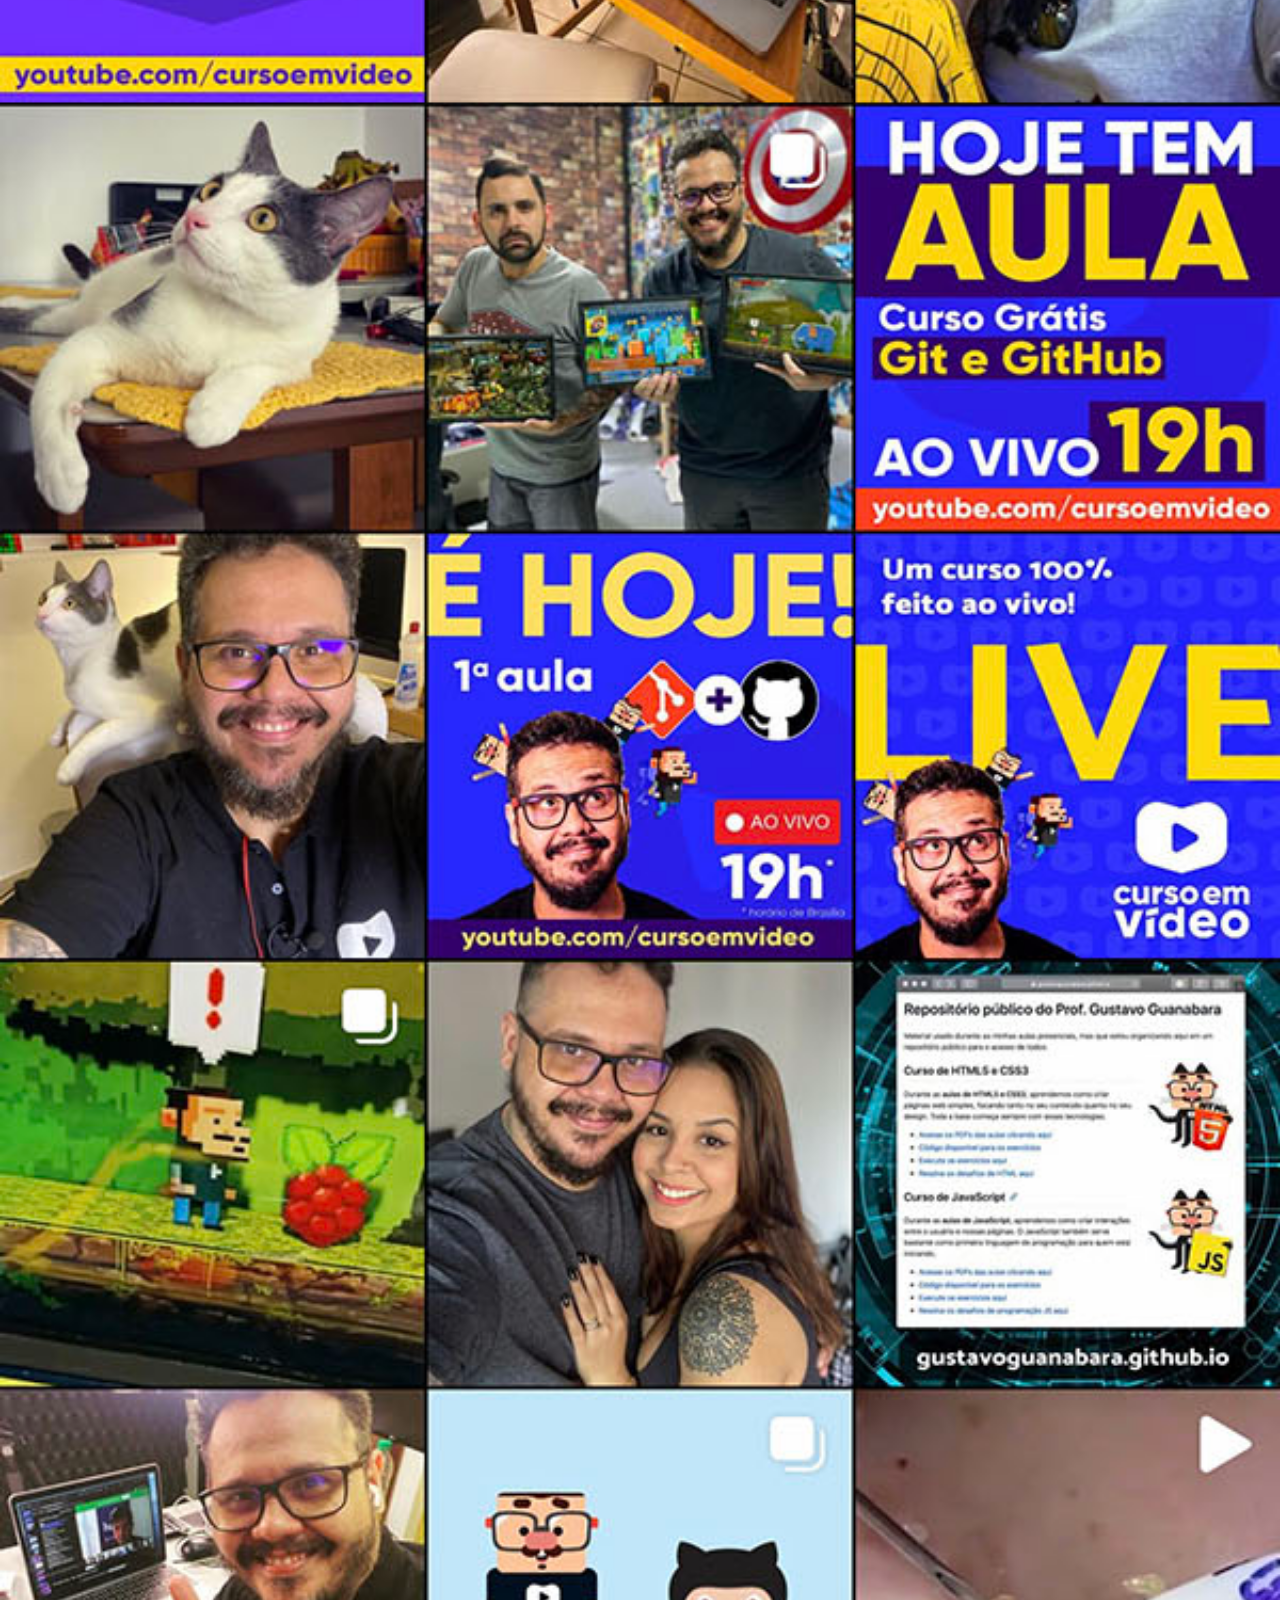
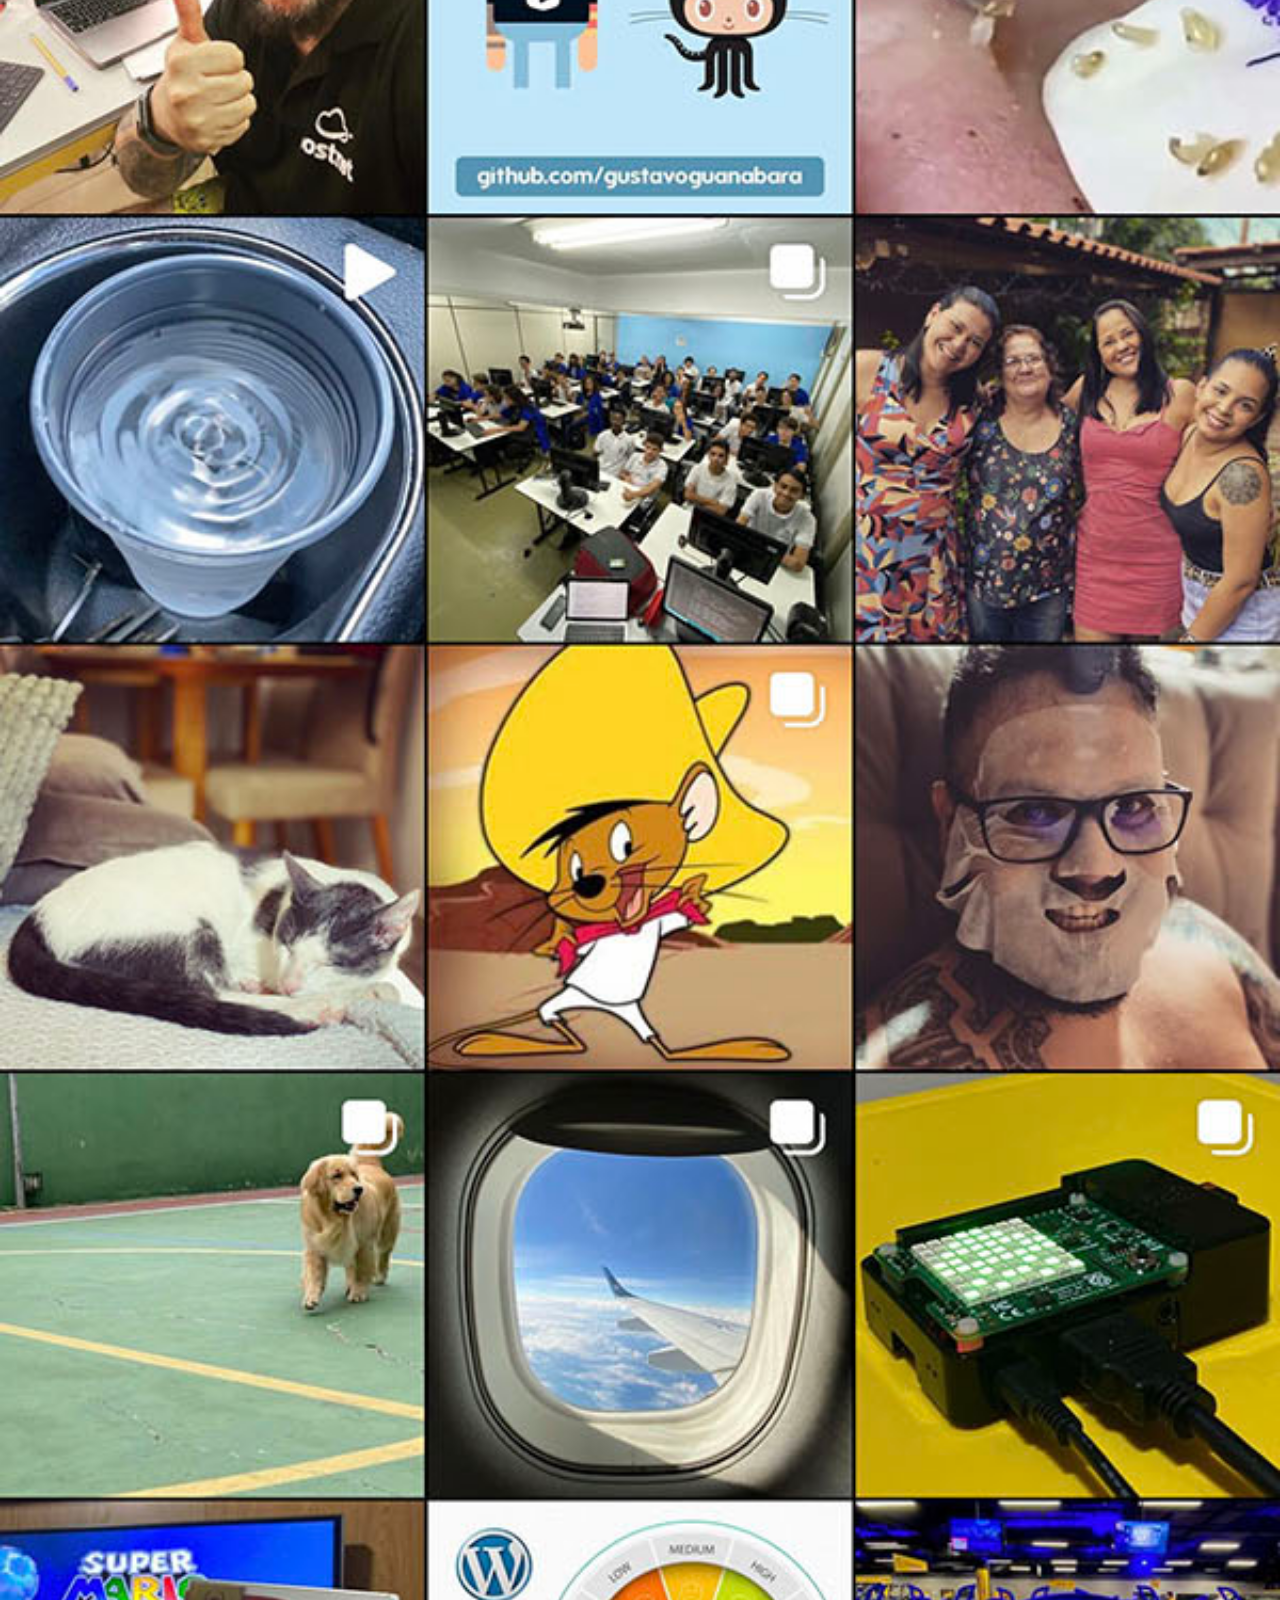
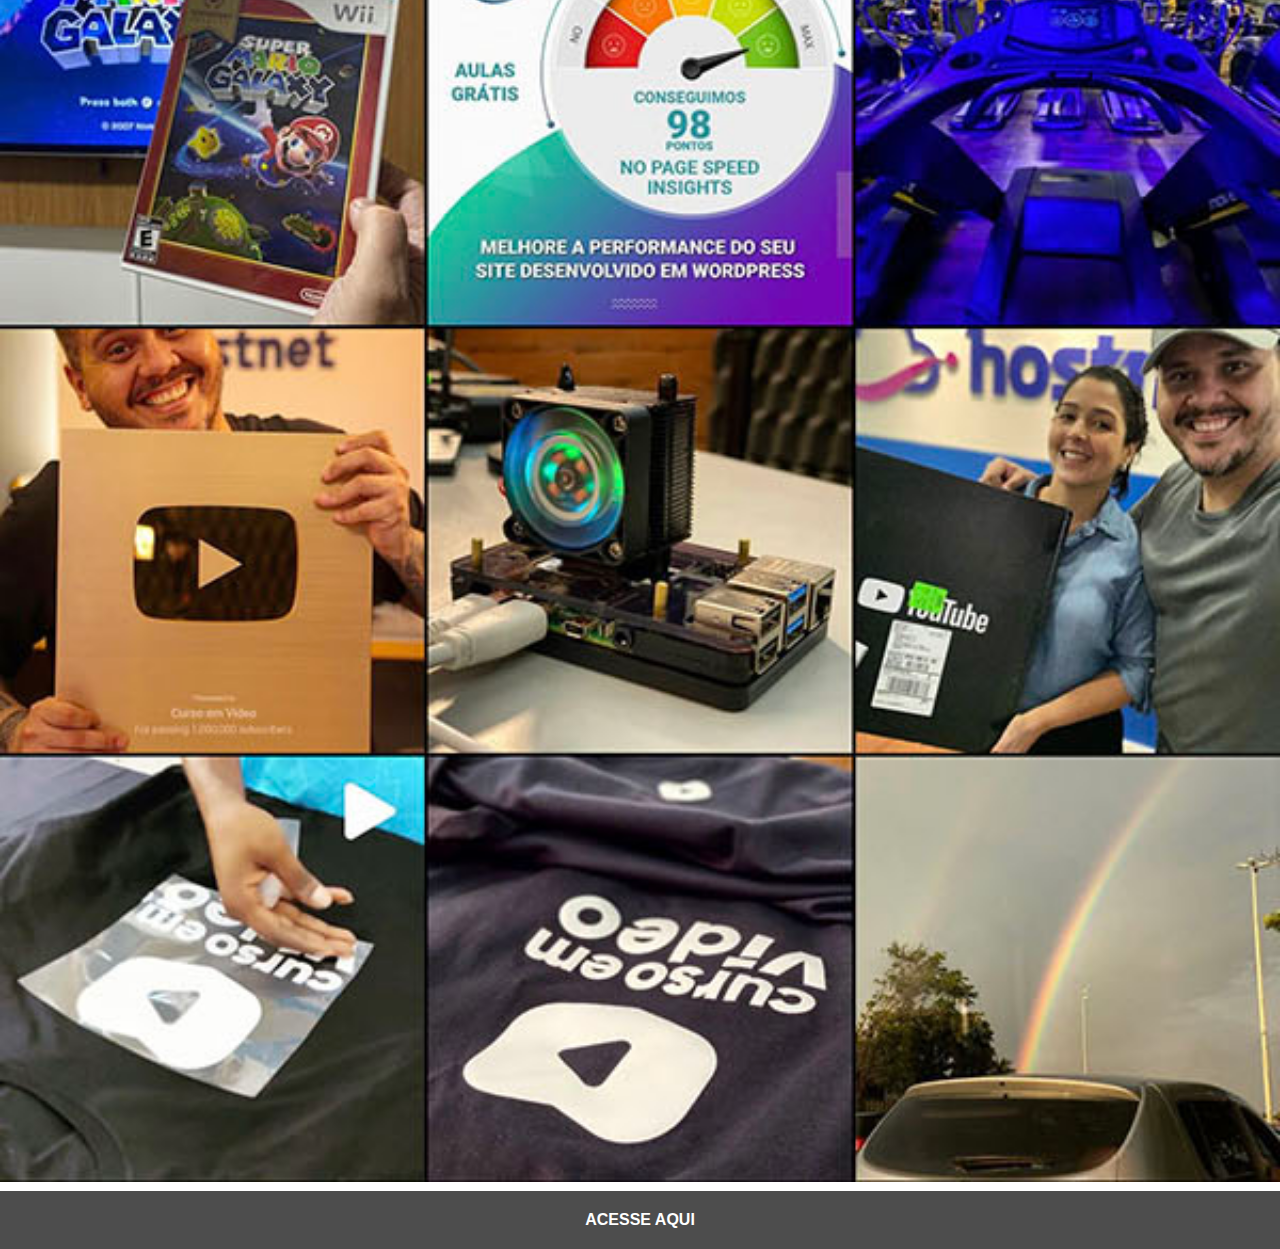
<file: instagram.html>
<!DOCTYPE html>
<html lang="pt-br">
<head>
    <meta charset="UTF-8">
    <meta name="viewport" content="width=device-width, initial-scale=1.0">
    <title>Instagram</title>
    <link rel="stylesheet" href="estilos/social.css">
</head>
<body>

    <img src="imagens/tela-instagram.jpg" alt="instagram">
    <a href="https://www.instagram.com/setropb" target="_blank">ACESSE AQUI</a>
    
</body>
</html>
</file>
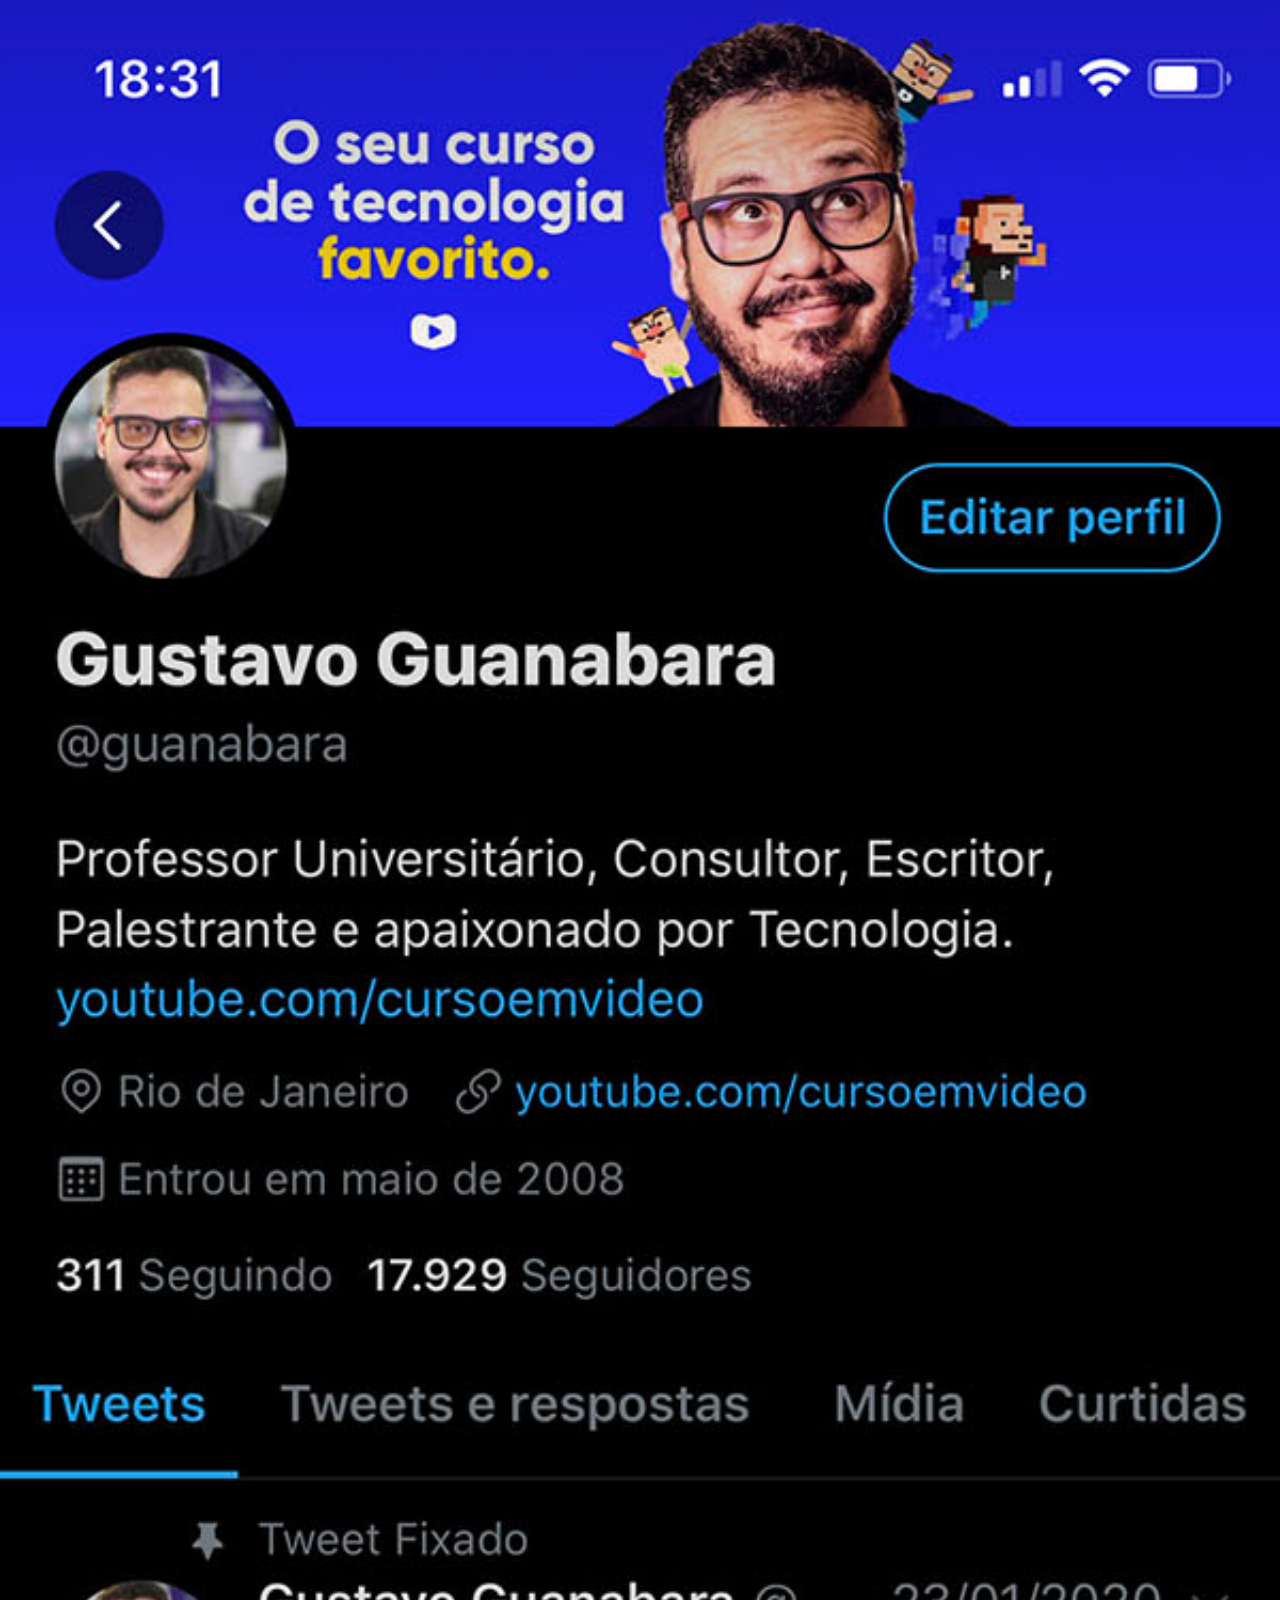
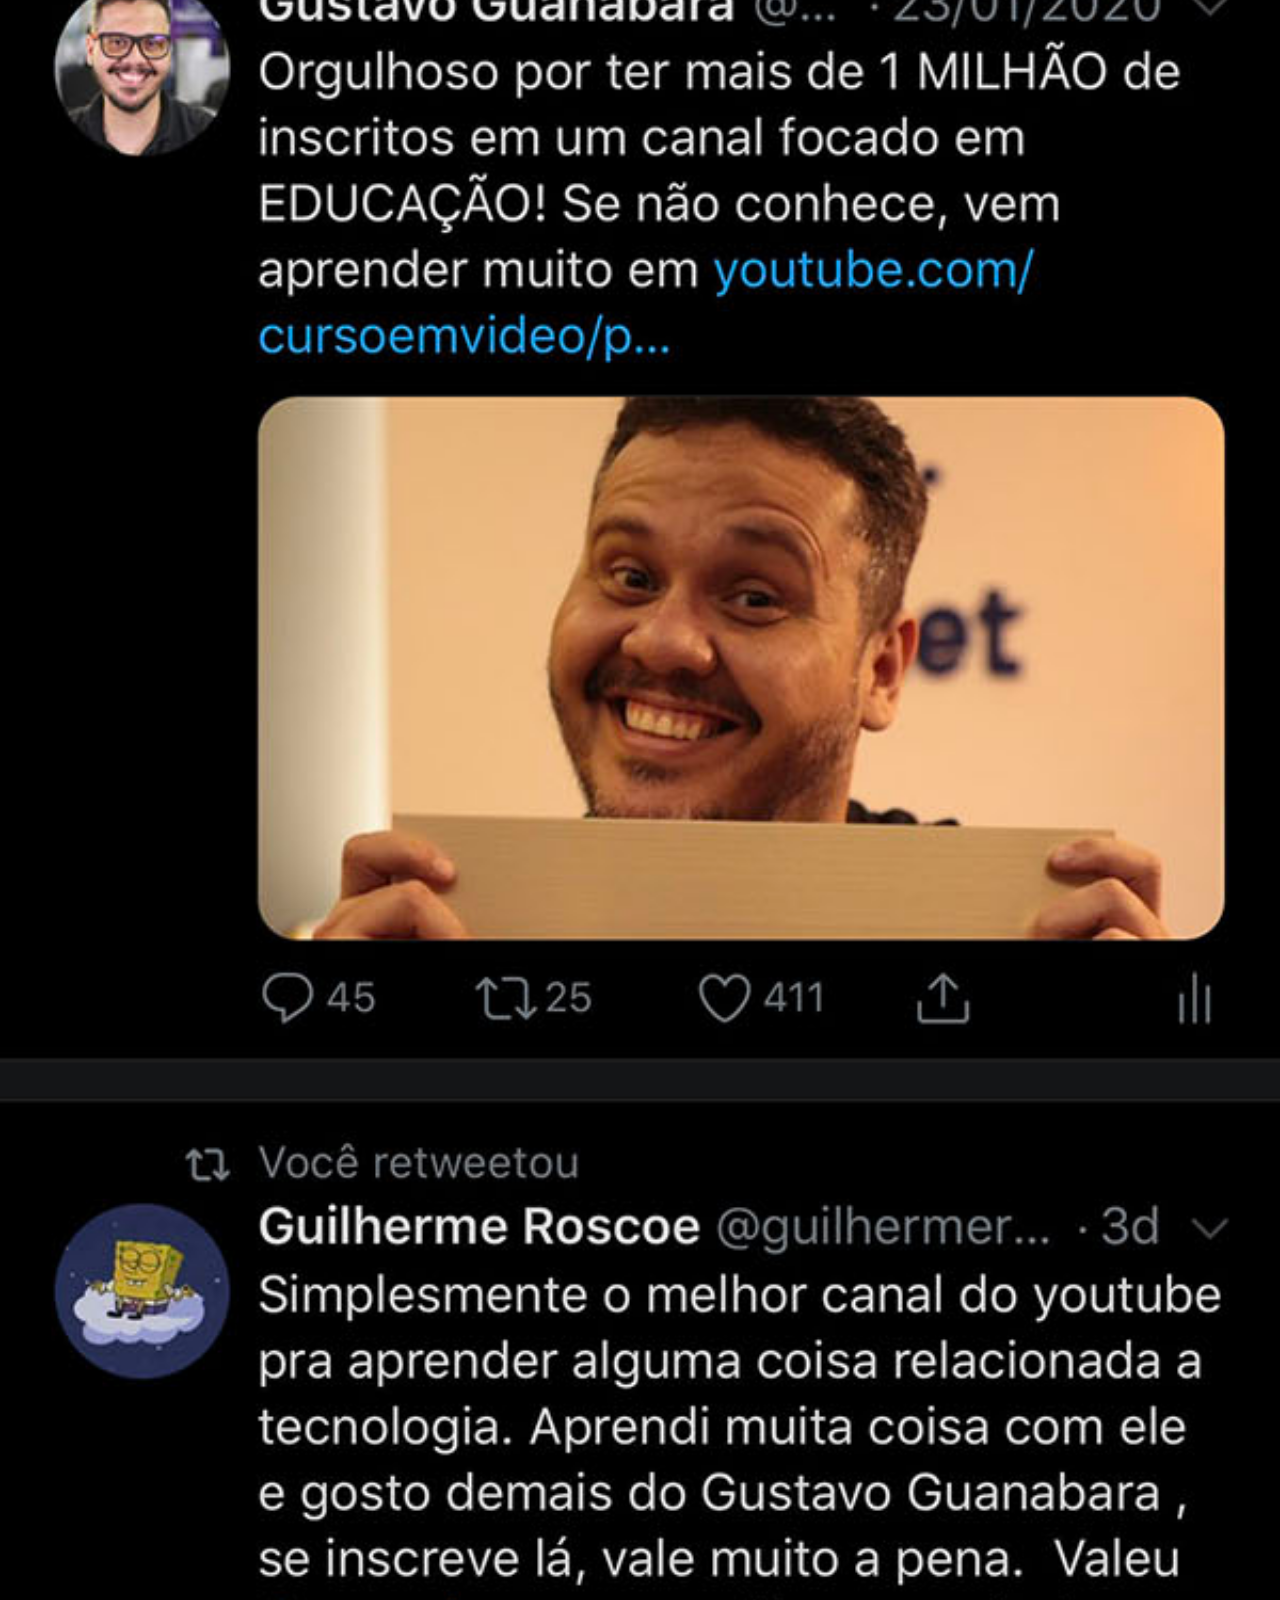
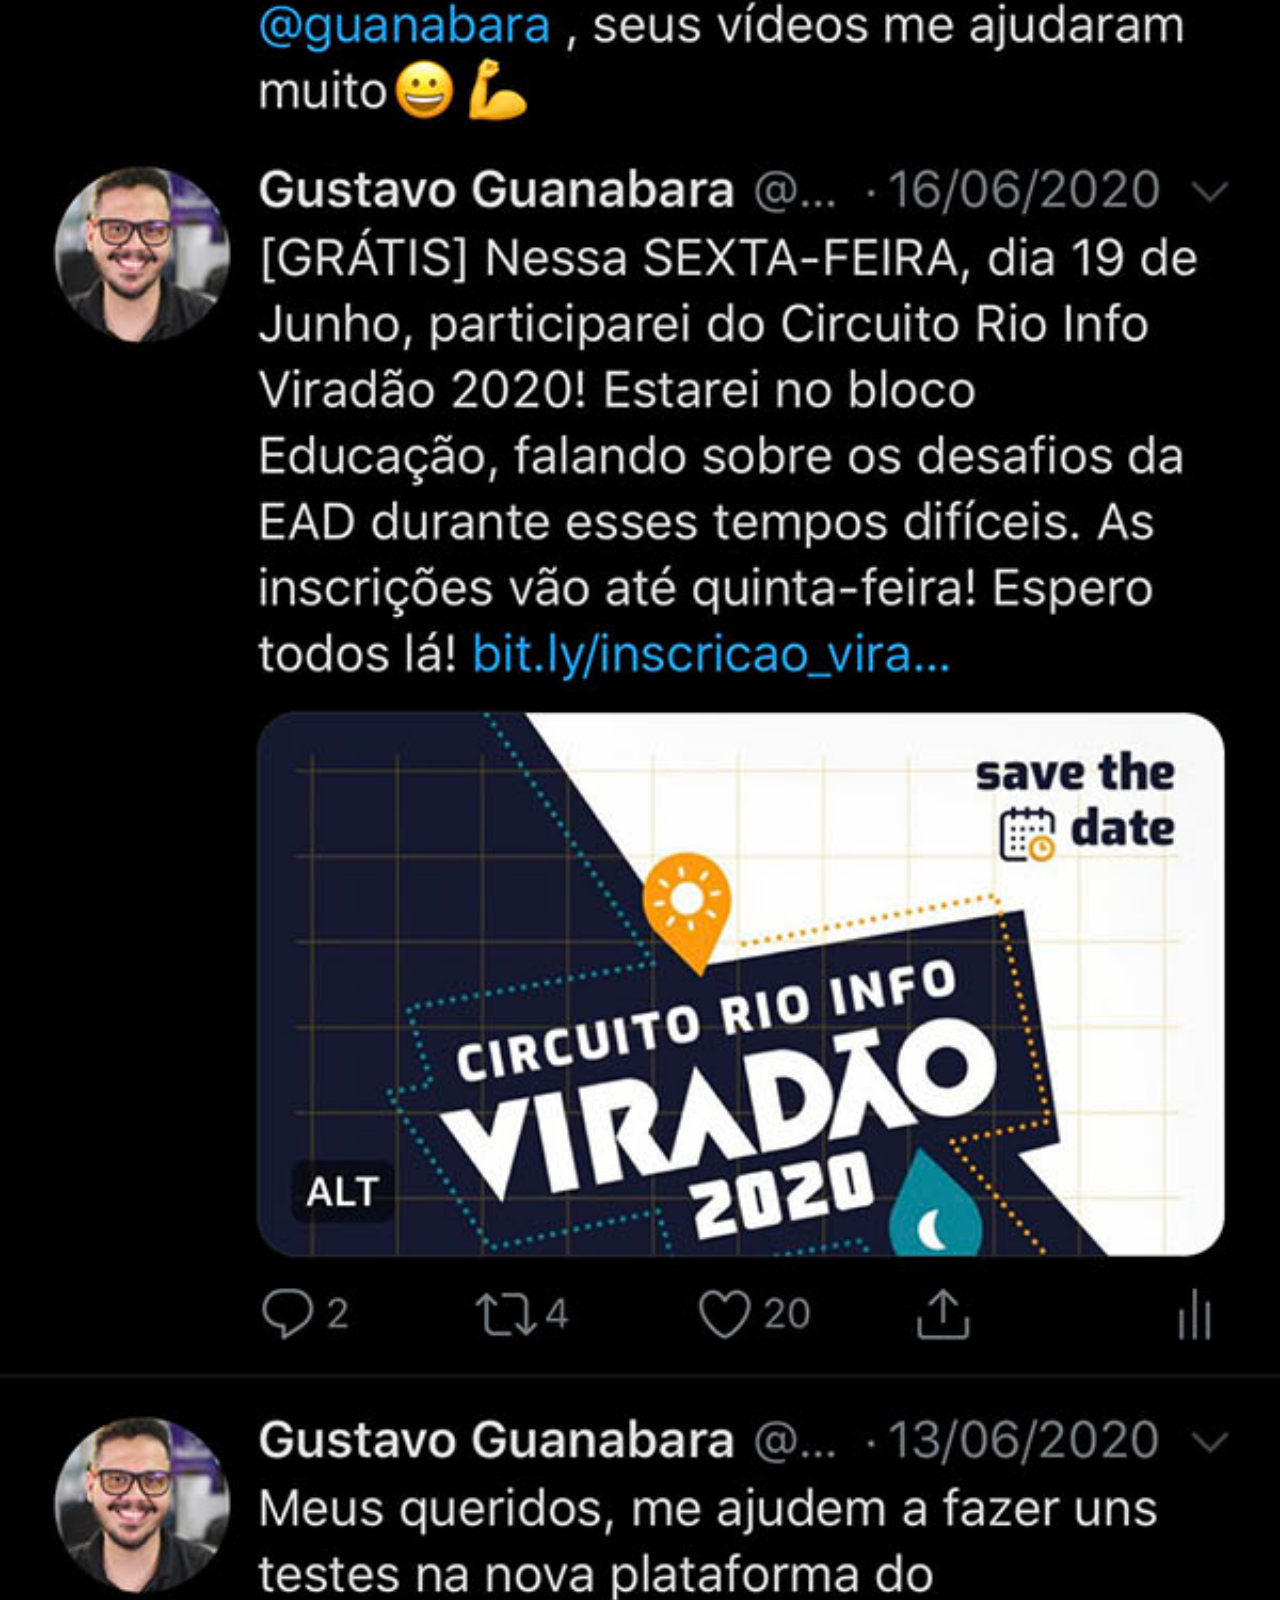
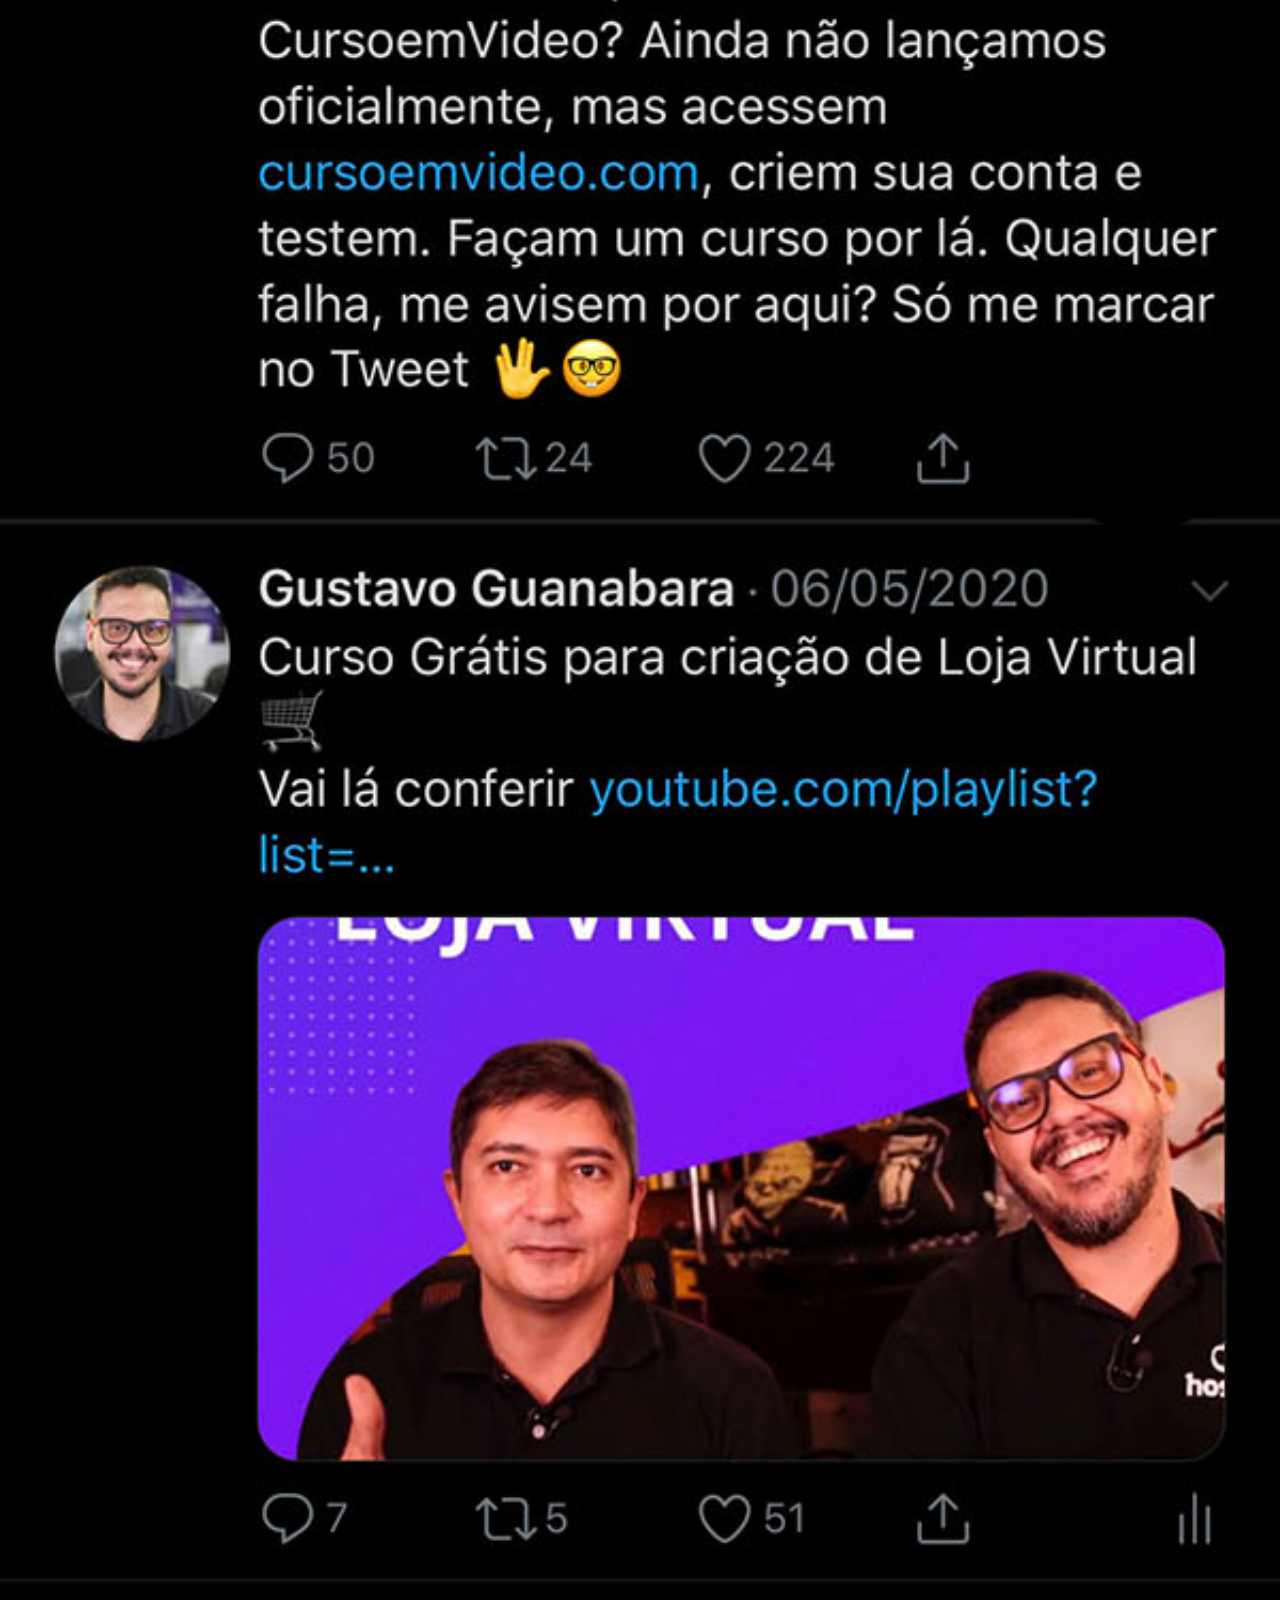
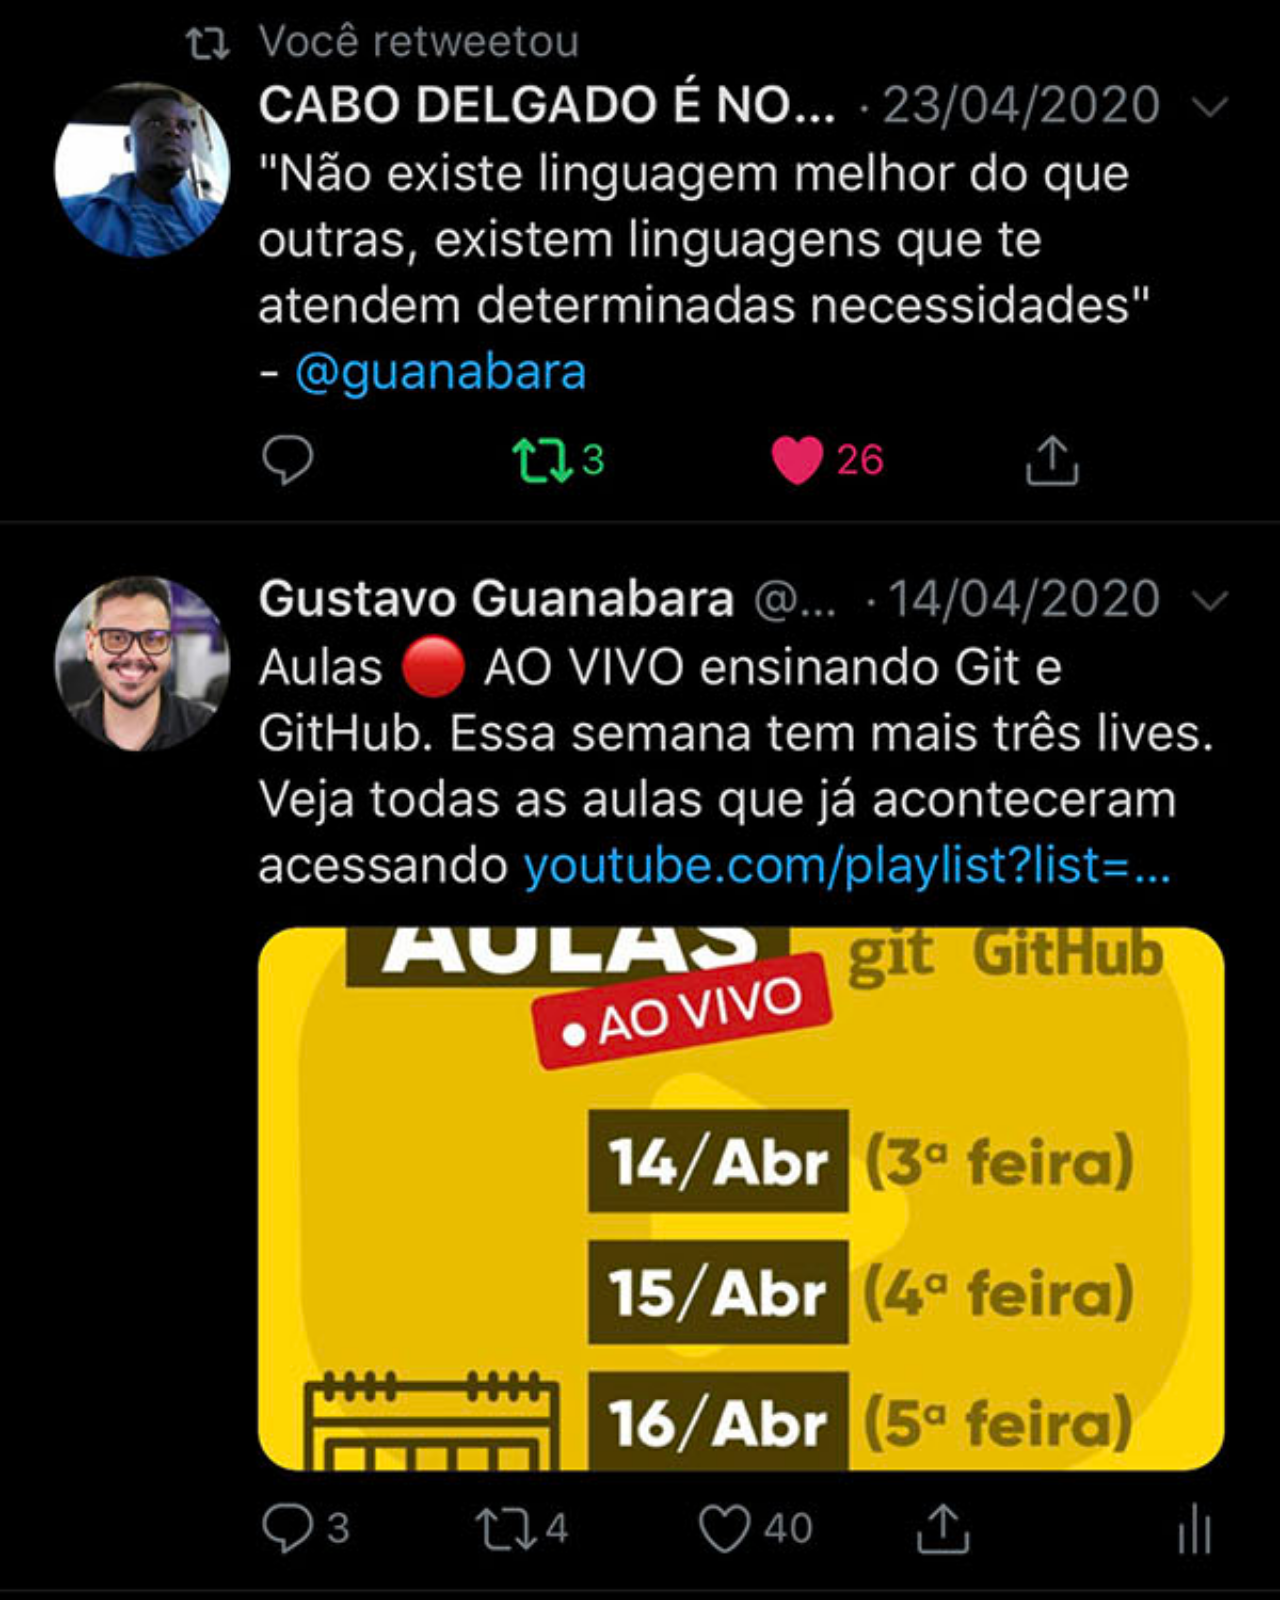
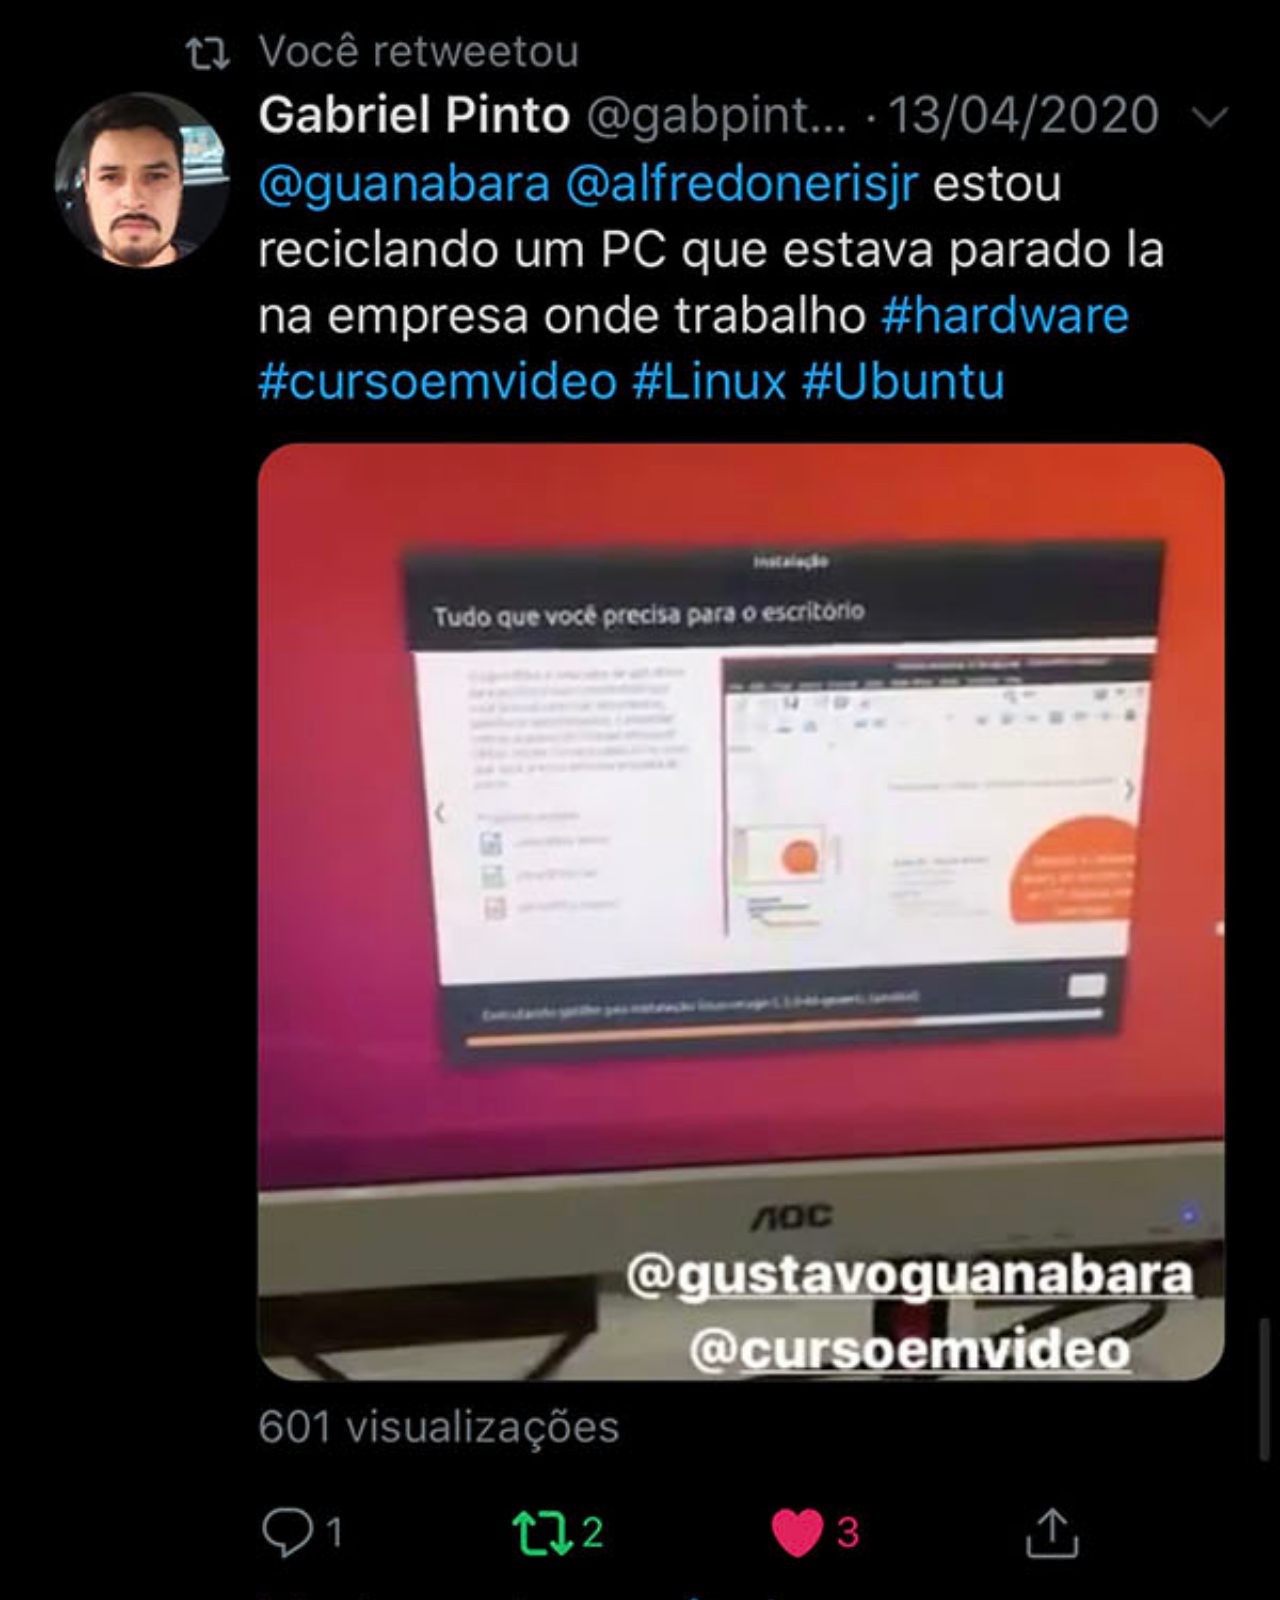
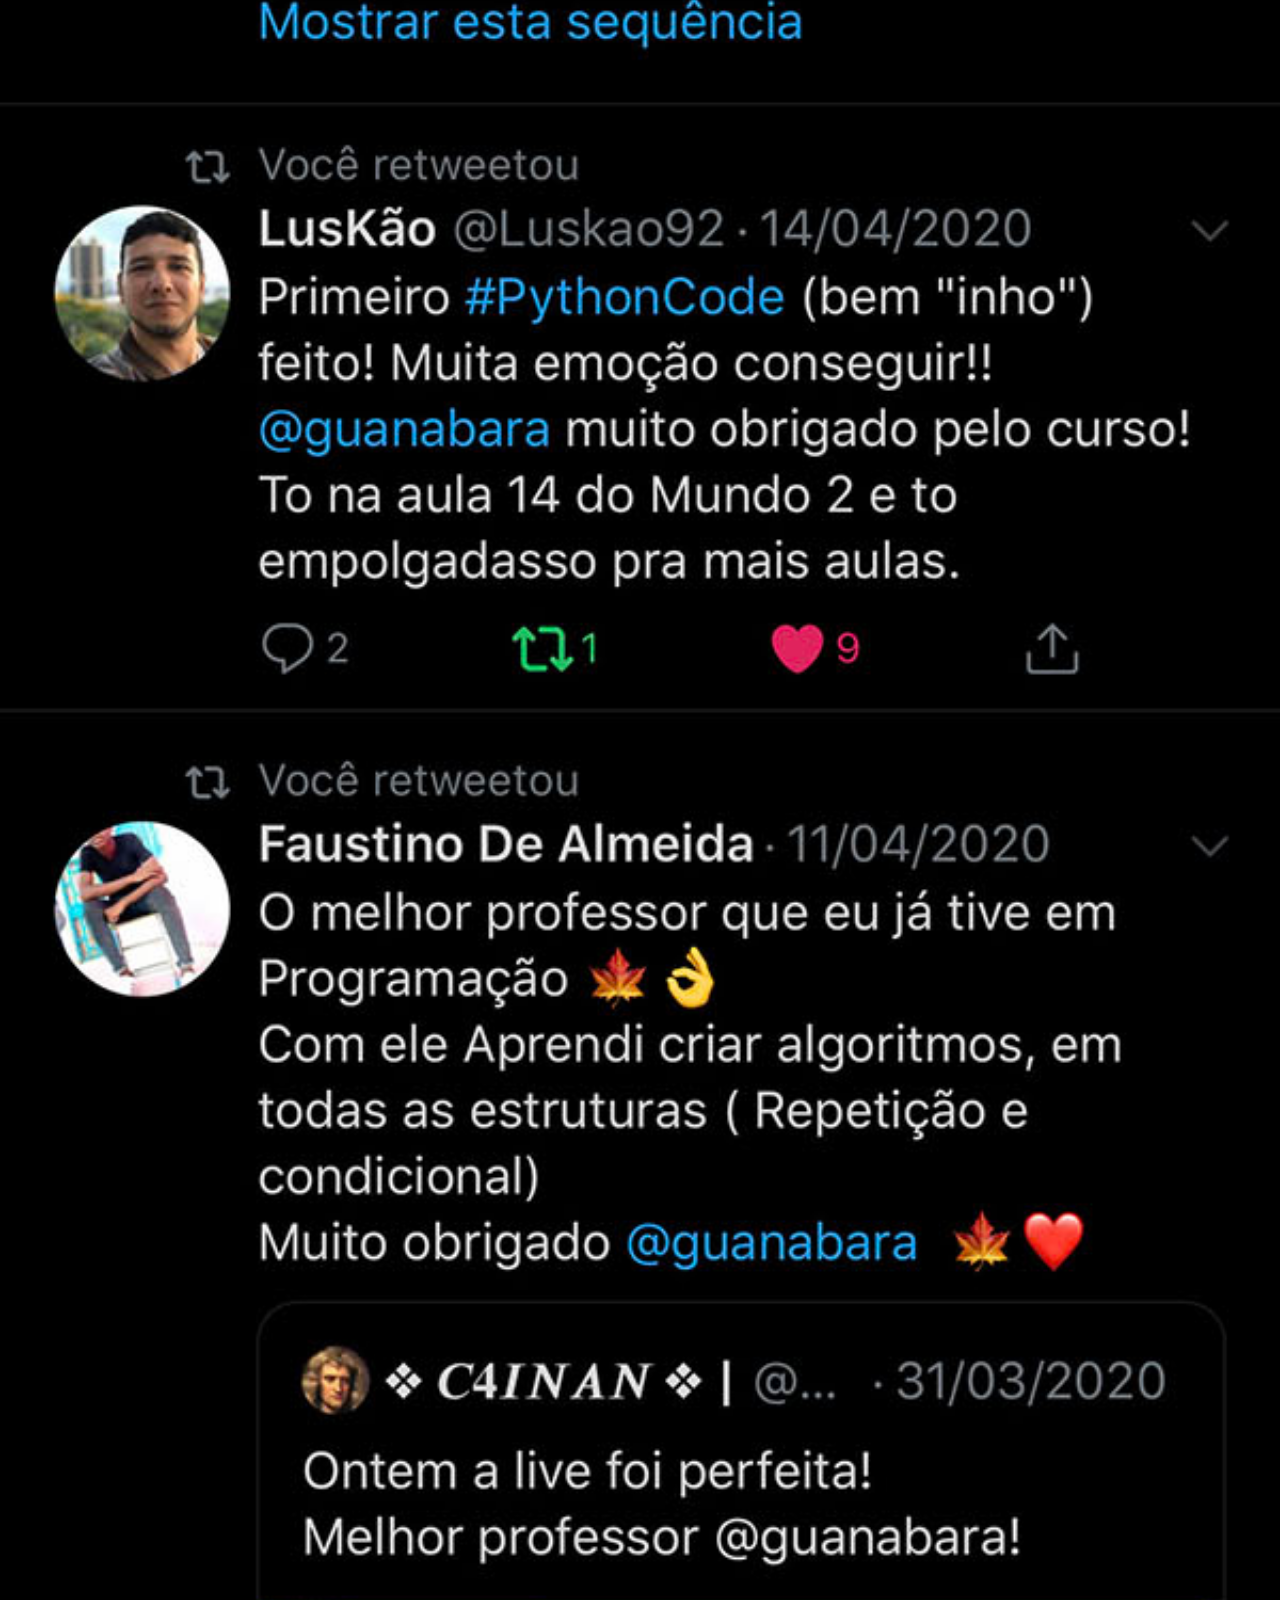
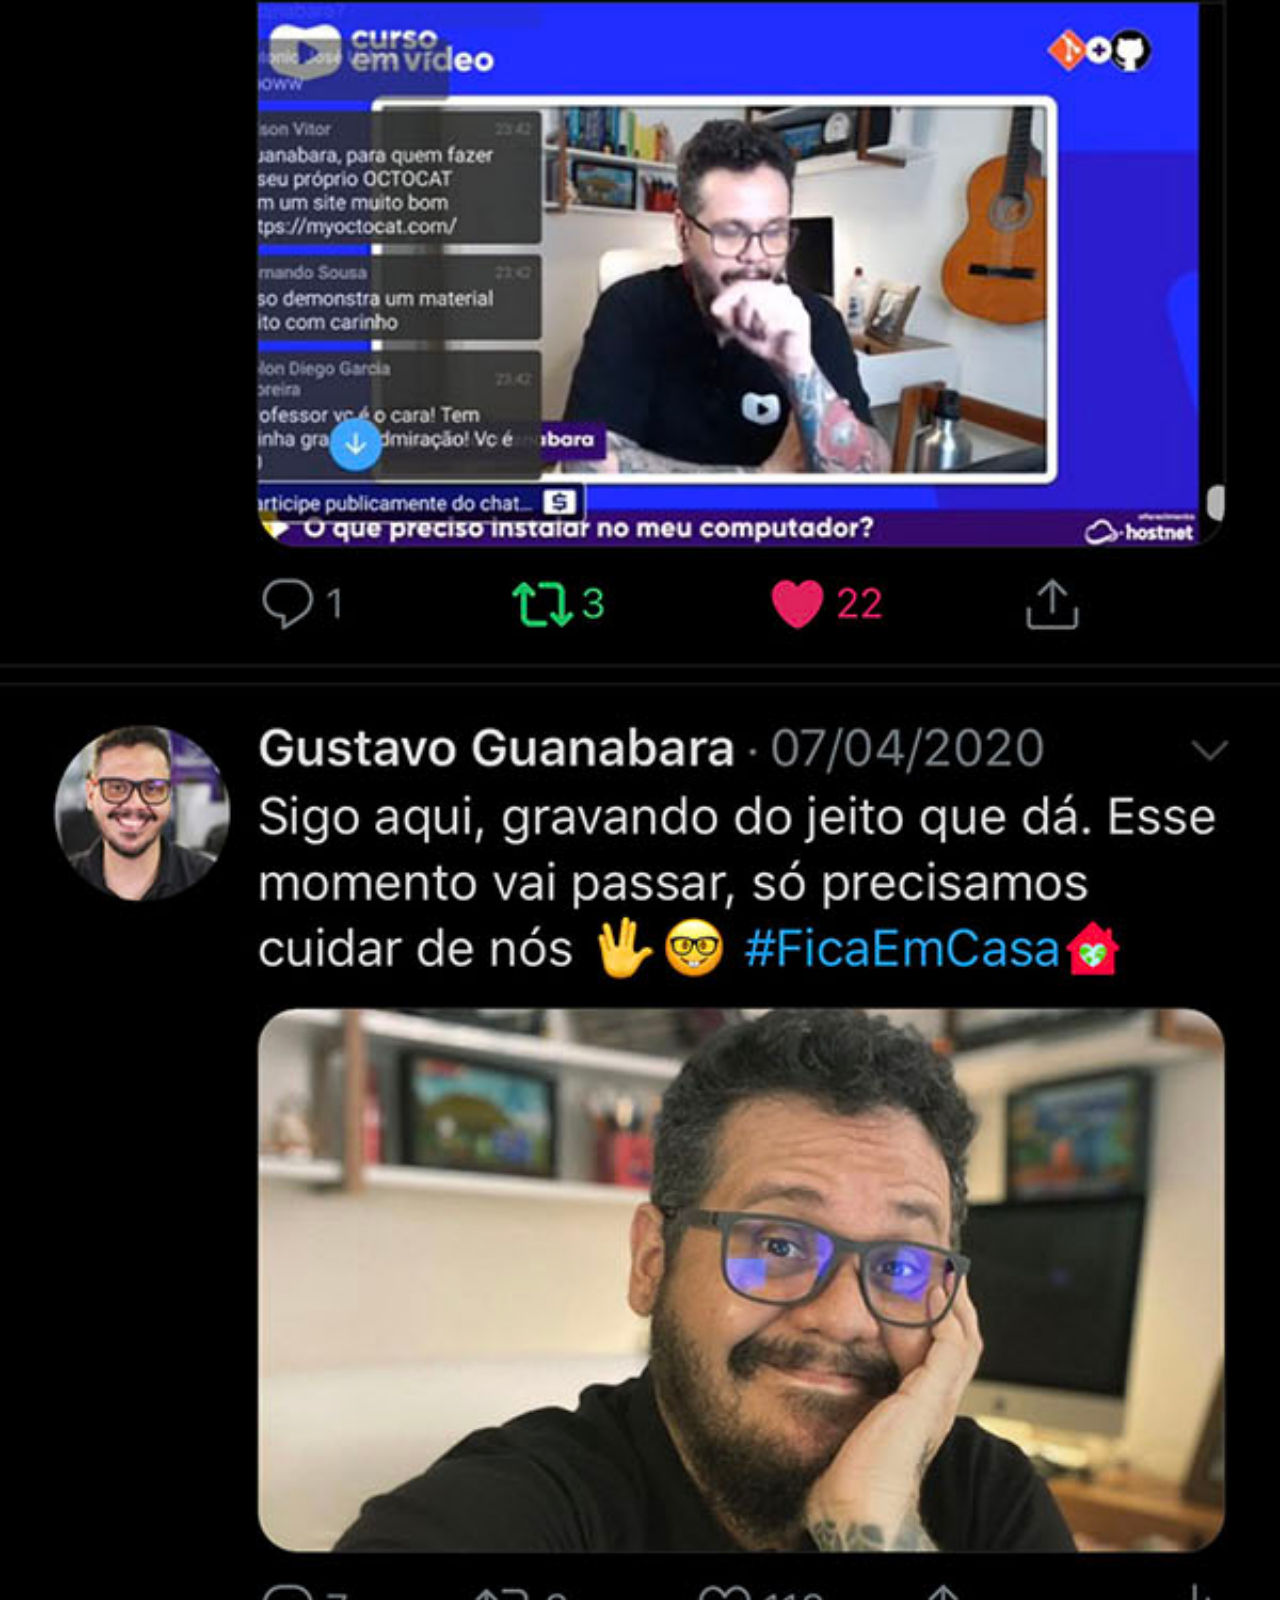
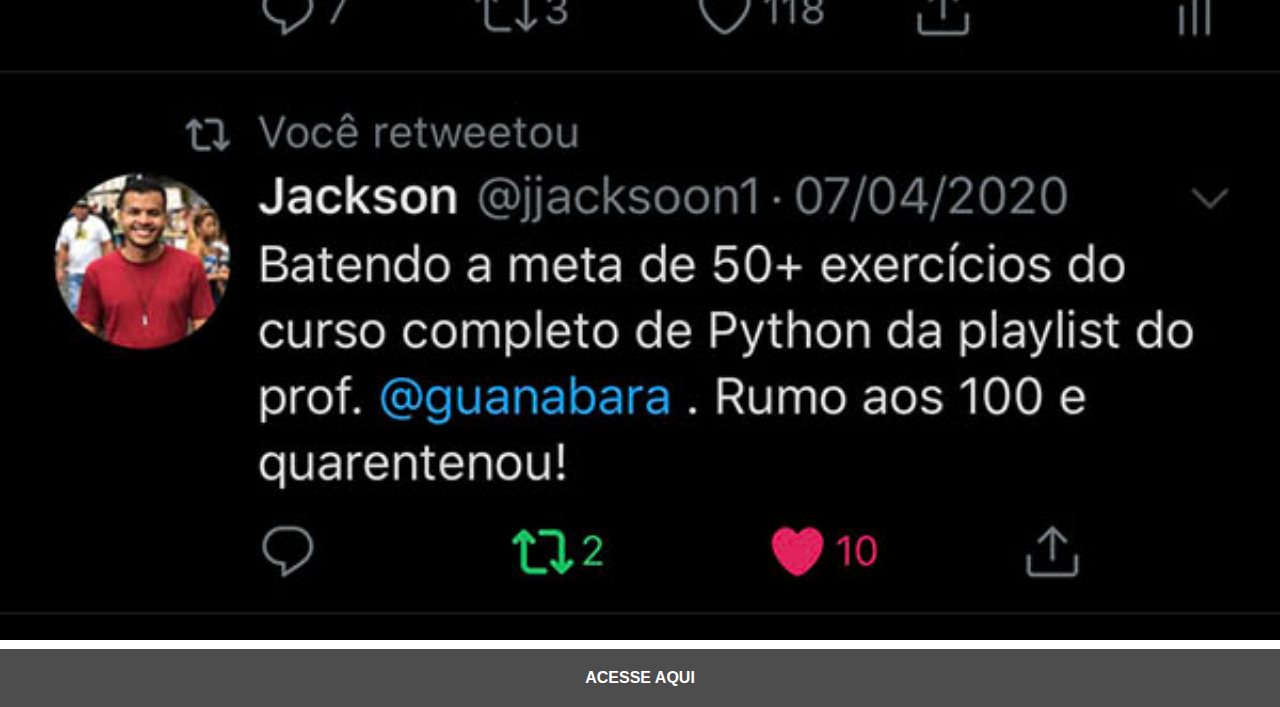
<file: twitter.html>
<!DOCTYPE html>
<html lang="pt-br">
<head>
    <meta charset="UTF-8">
    <meta name="viewport" content="width=device-width, initial-scale=1.0">
    <title>Twiter</title>
    <link rel="stylesheet" href="estilos/social.css">
</head>
<body>

    <img src="imagens/tela-twitter.jpg" alt="twitter">
    <a href="https://www.twitter.com/setropb">ACESSE AQUI</a>
    
</body>
</html>
</file>
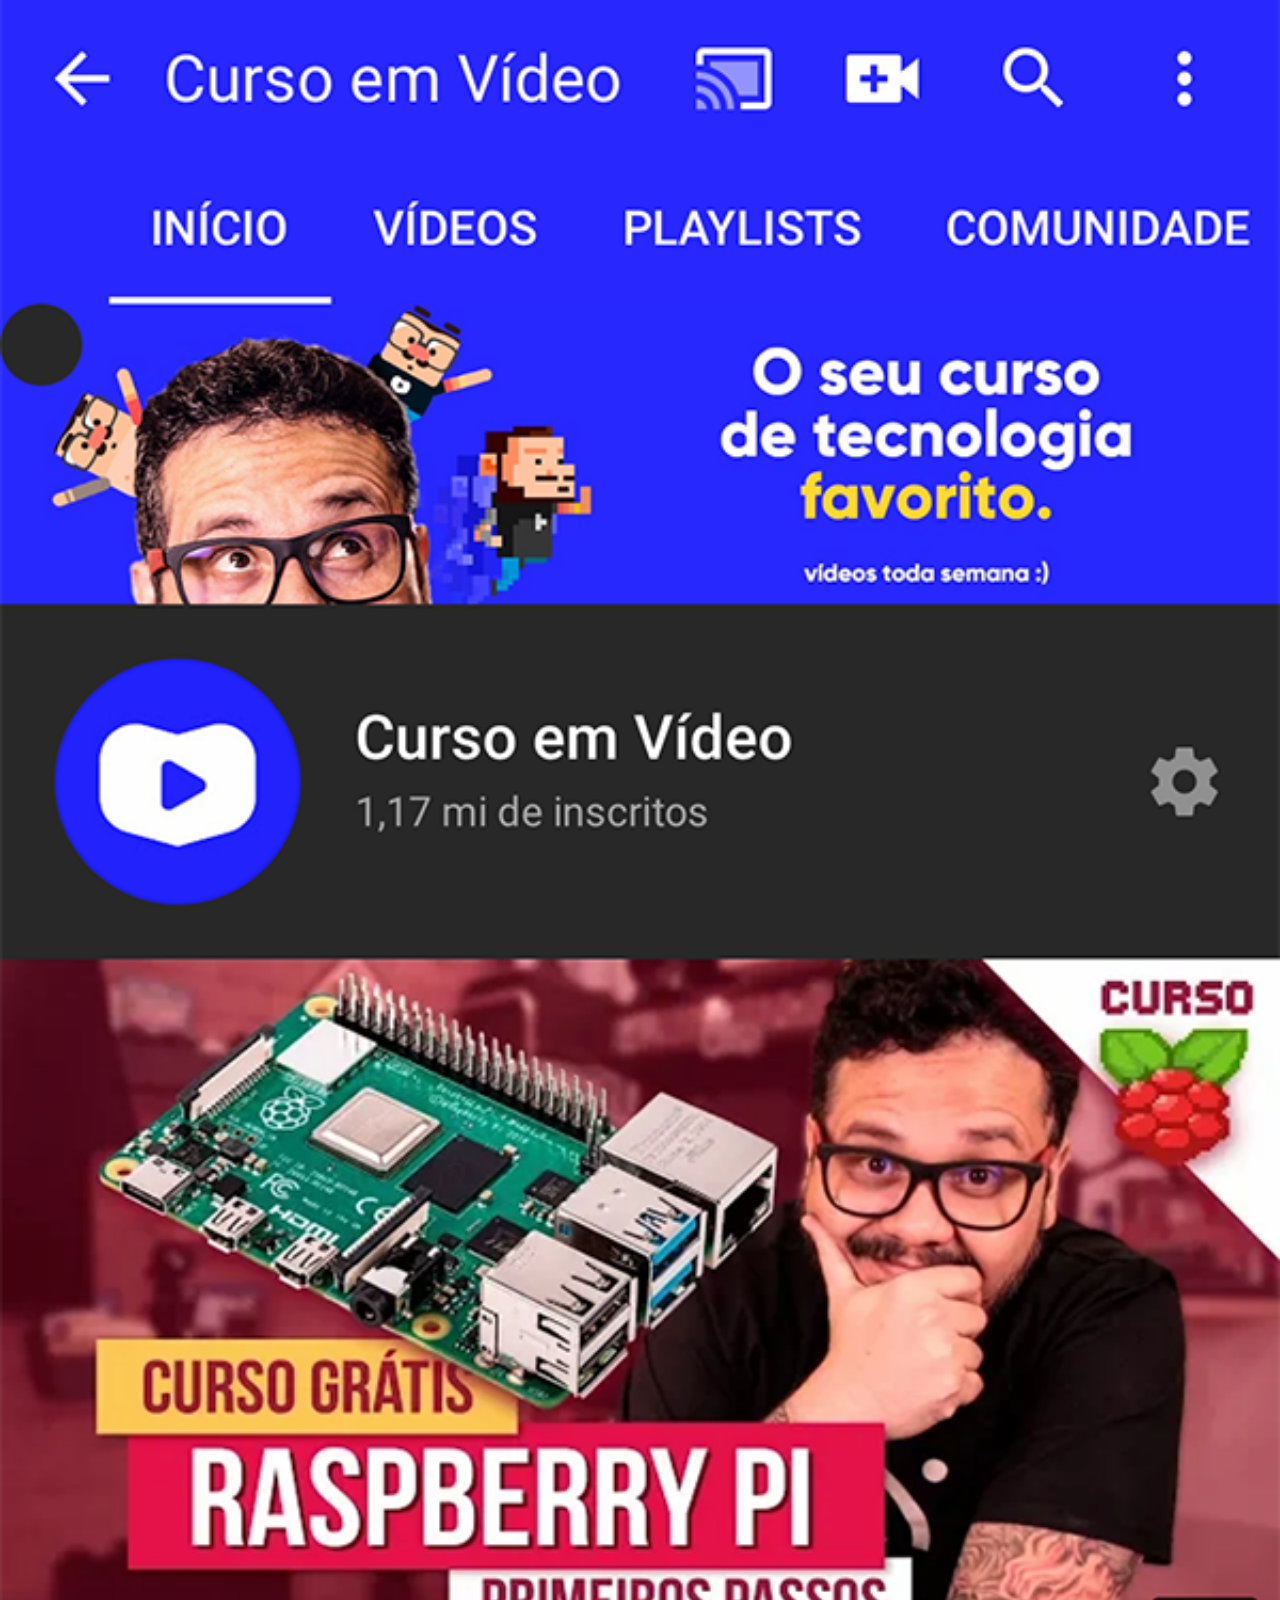
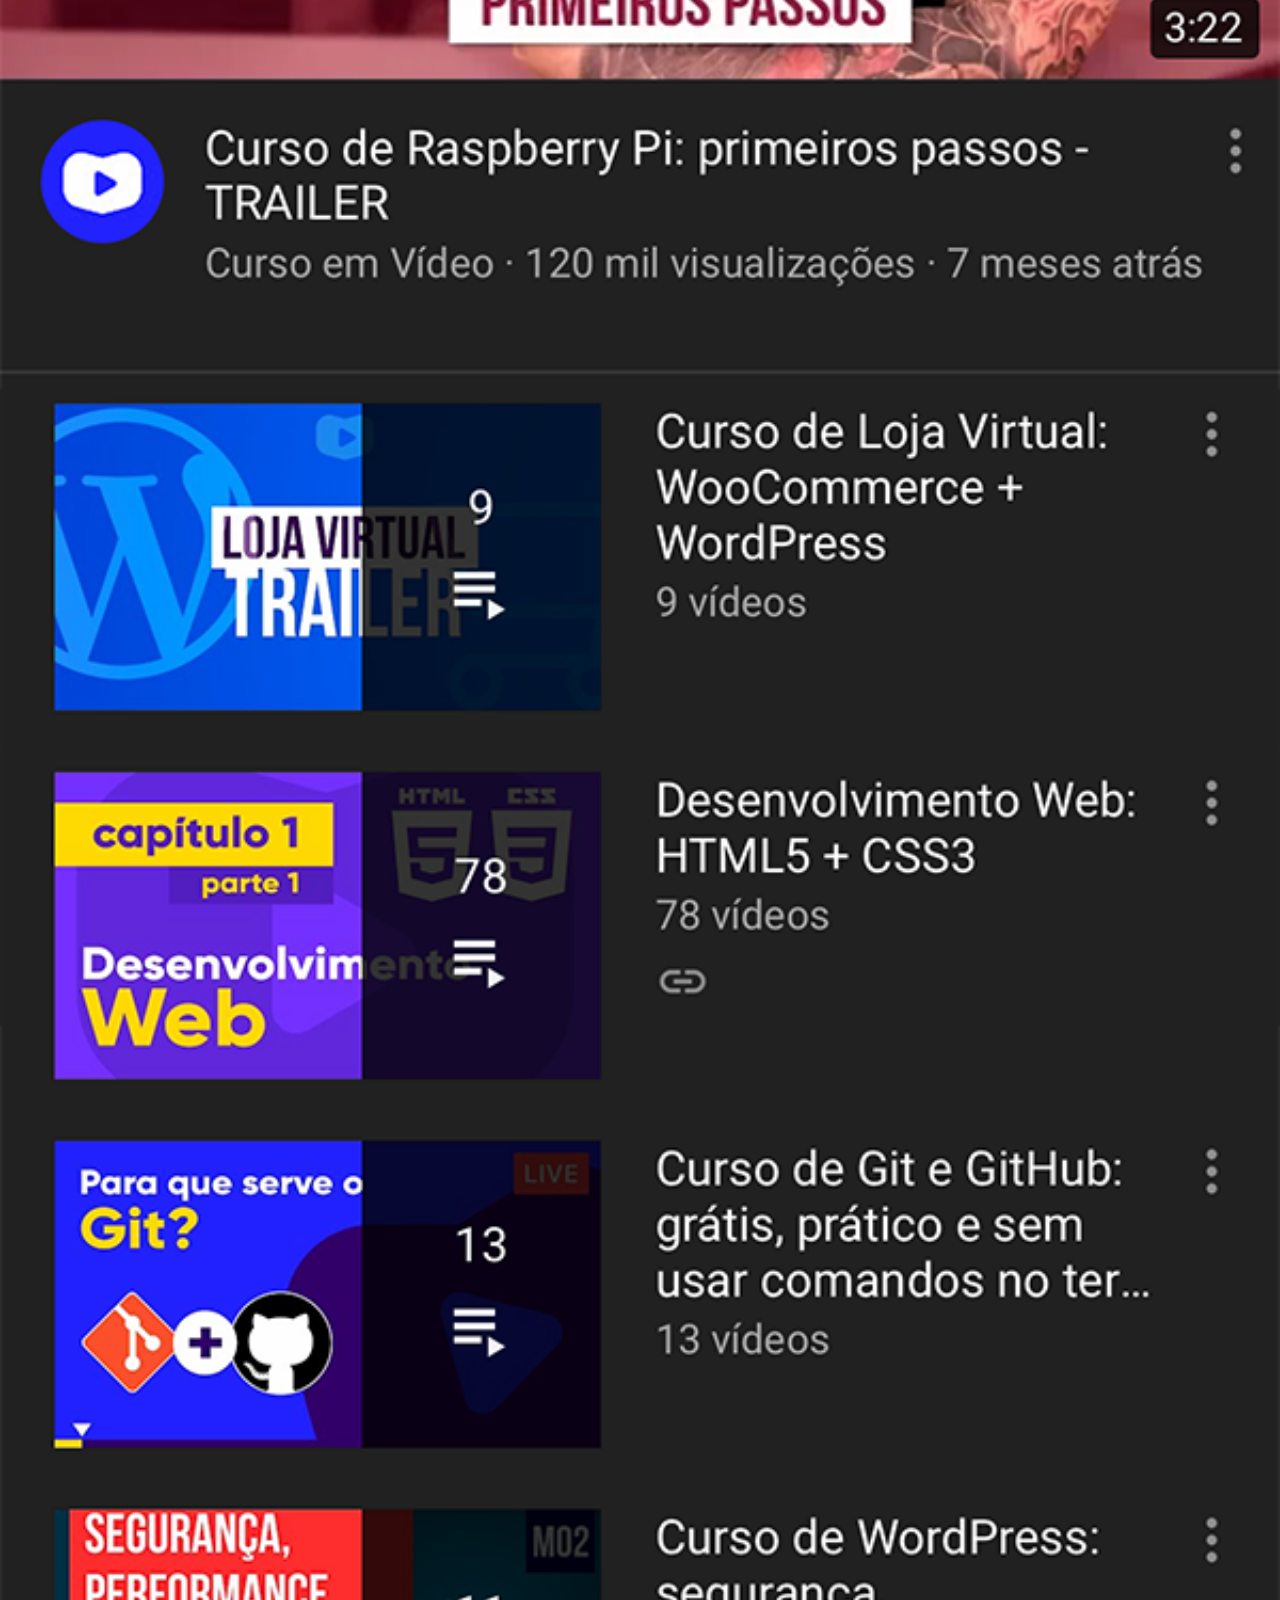
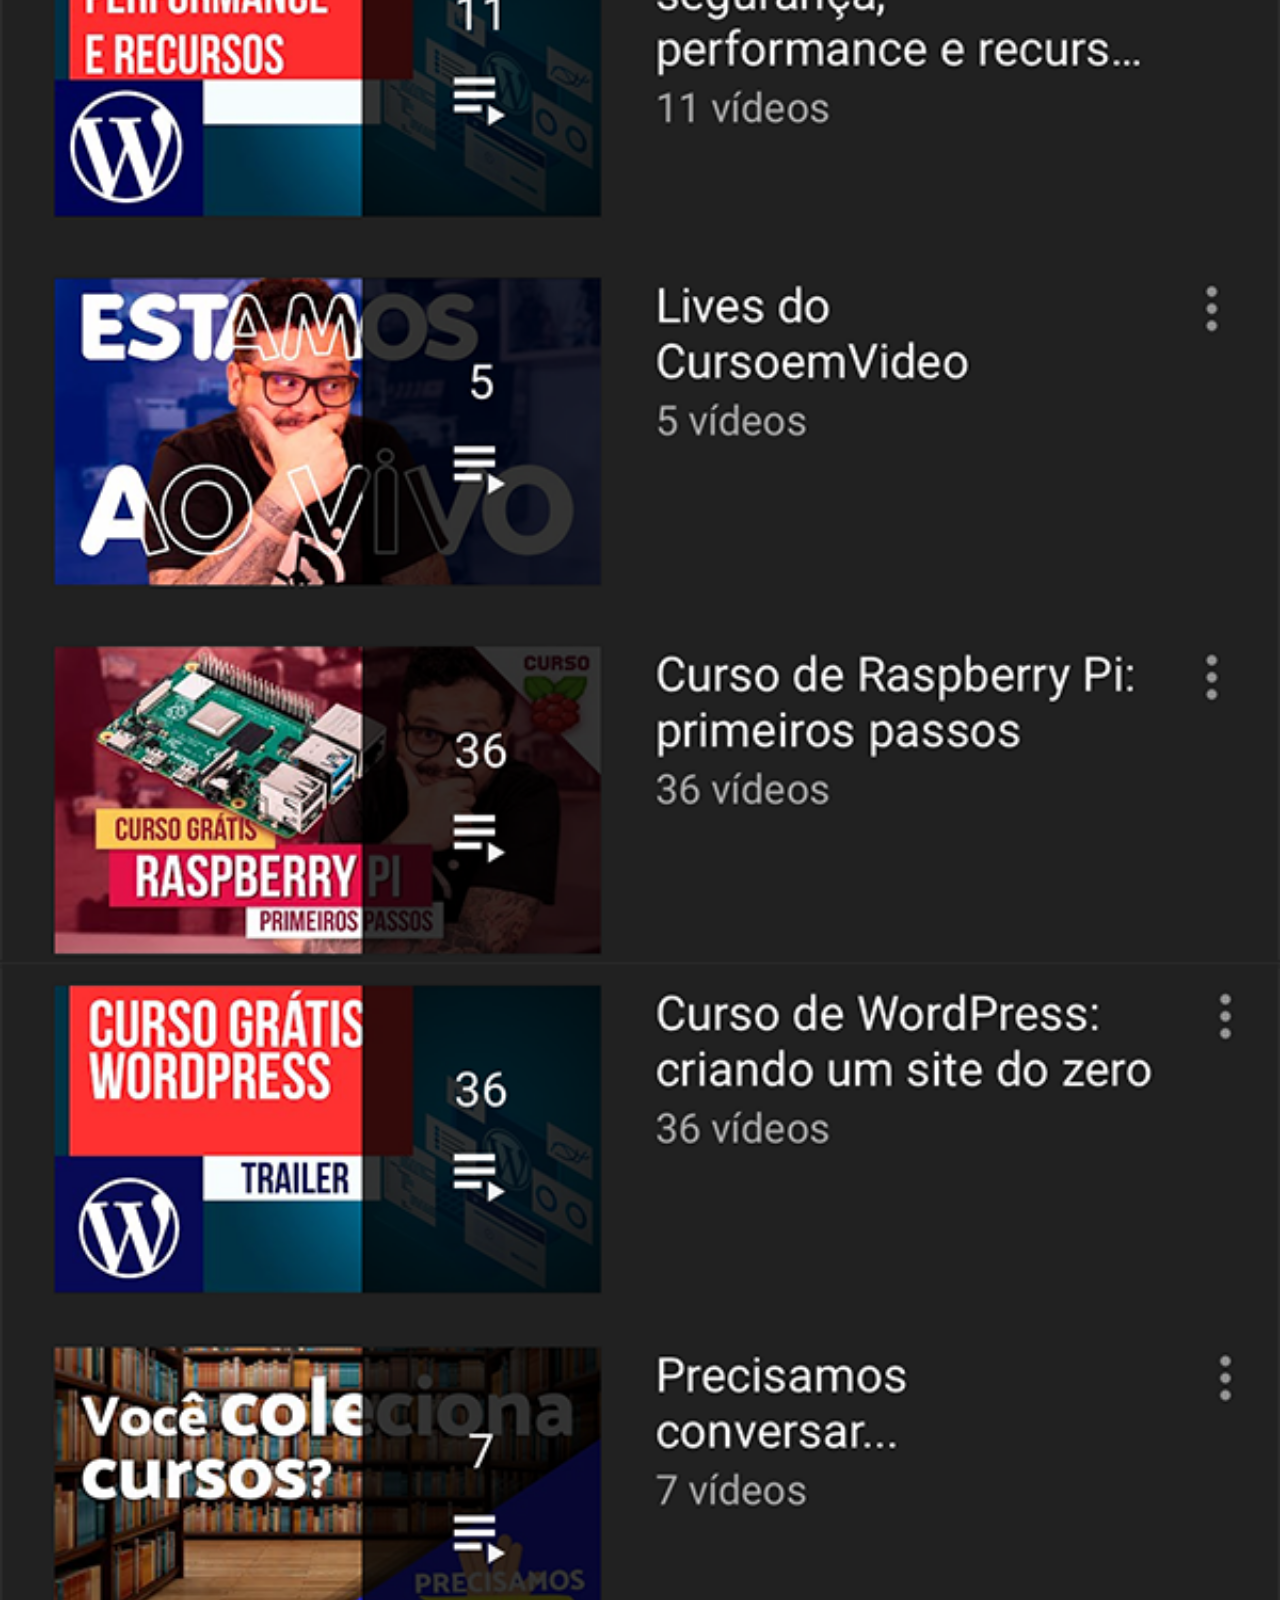
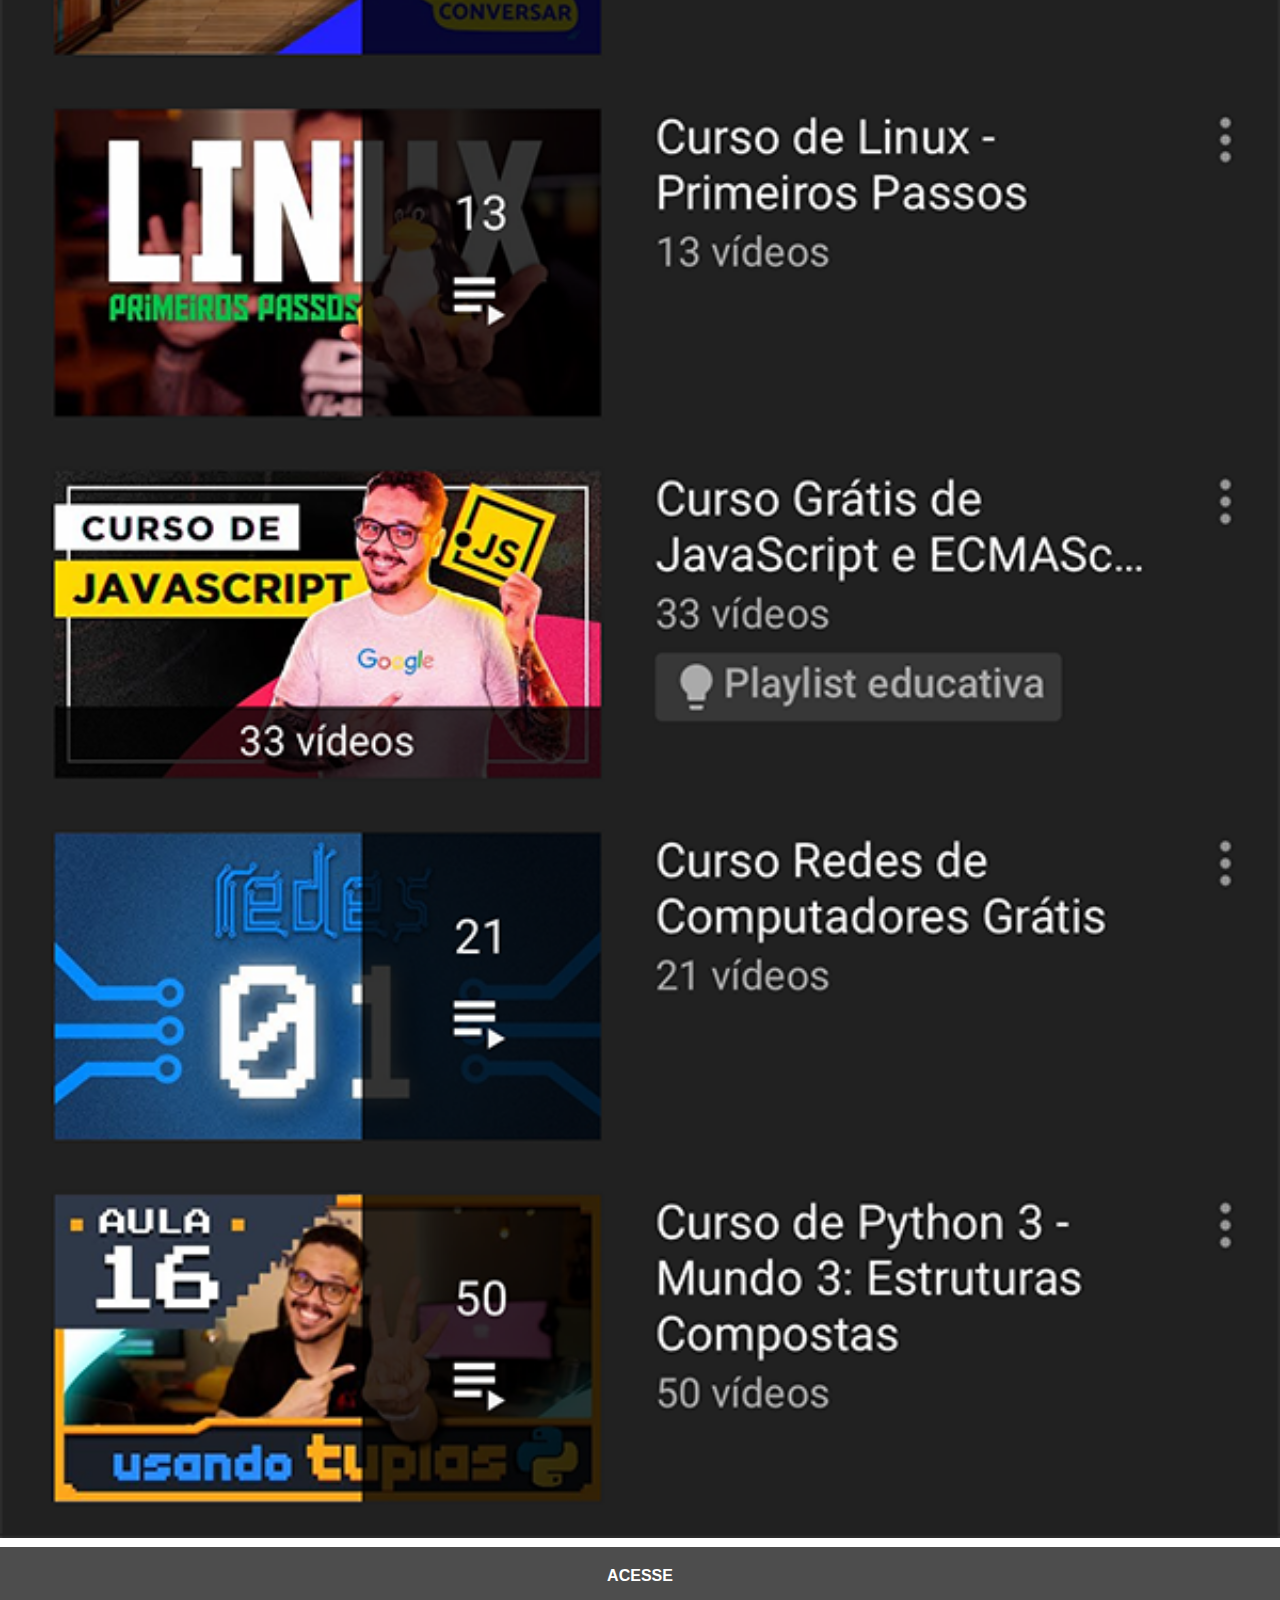
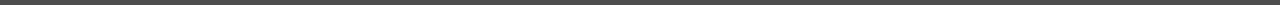
<file: youtube.html>
<!DOCTYPE html>
<html lang="pt-br">
<head>
    <meta charset="UTF-8">
    <meta name="viewport" content="width=device-width, initial-scale=1.0">
    <title>Youtube</title>
    <link rel="stylesheet" href="estilos/social.css">
    
</head>
<body>

    <img src="imagens/tela-youtube.png" alt="youtube">
    <a href="https://www.youtube.com/cursoemvideo" target="_blank">ACESSE</a>
    
</body>
</html>
</file>
<file: estilos/style.css>
@charset "UTF-8";

* {
    margin: 0;
    padding: 0;
    font-family: Arial, Helvetica, sans-serif;
}

html, body {
    height: 100vh;
    width: 100vw;
    background-color: black;
}

body {
    background: url('../imagens/fundo-madeira.jpg') no-repeat top center;
    background-size: cover;
    background-attachment: fixed;
}

main {
    position: relative;
    height: 100vh;
    
}

section#telefone {
    position: absolute;
    top: 50%;
    left: 50%;
    transform: translate(-50%, -50%);
    height: 627px;
    width: 311px;    
    background: url('../imagens/frame-iphone.png') no-repeat;
}

iframe#tela {
    position: relative;
    top: 80px;
    left: 22px;
    width: 267px;
    height: 471px;
}

#redes-sociais {
    display: flex;
    flex-direction: column;
    text-align: right;
}

section#redes-sociais img {
    width: 50px;
    margin: 10px;
    border-radius: 50%;
    box-shadow: 2px 2px 5px rgba(0, 0, 0, 0.405);
    box-sizing: border-box;
    
}

section#redes-sociais img:hover {
    border: 2px solid rgba(255, 255, 255, 0.52);
    transform: translate(-2px, -2px);
    box-shadow: 5px 5px 10px rgba(0, 0, 0, 0.649);
    transition: transform 0.3s, border 0.7s;
}
</file>
<file: estilos/social.css>
@charset "UTF-8";

* {
    margin: 0px;
    padding: 0px;
    font-family: Arial, Helvetica, sans-serif;
}

::-webkit-scrollbar {
    width: 0px;
    height: 0px;
}

img {
    width: 100vw;
    
}

a {
    display: block;
    background-color: rgba(16, 16, 16, 0.747);
    color: white;
    padding: 20px;
    margin-top: 5px;
    text-align: center;
    font-weight: bolder;
    text-decoration: none;            
}

a:hover {
    background-color: rgb(49, 48, 48);
}
</file>
